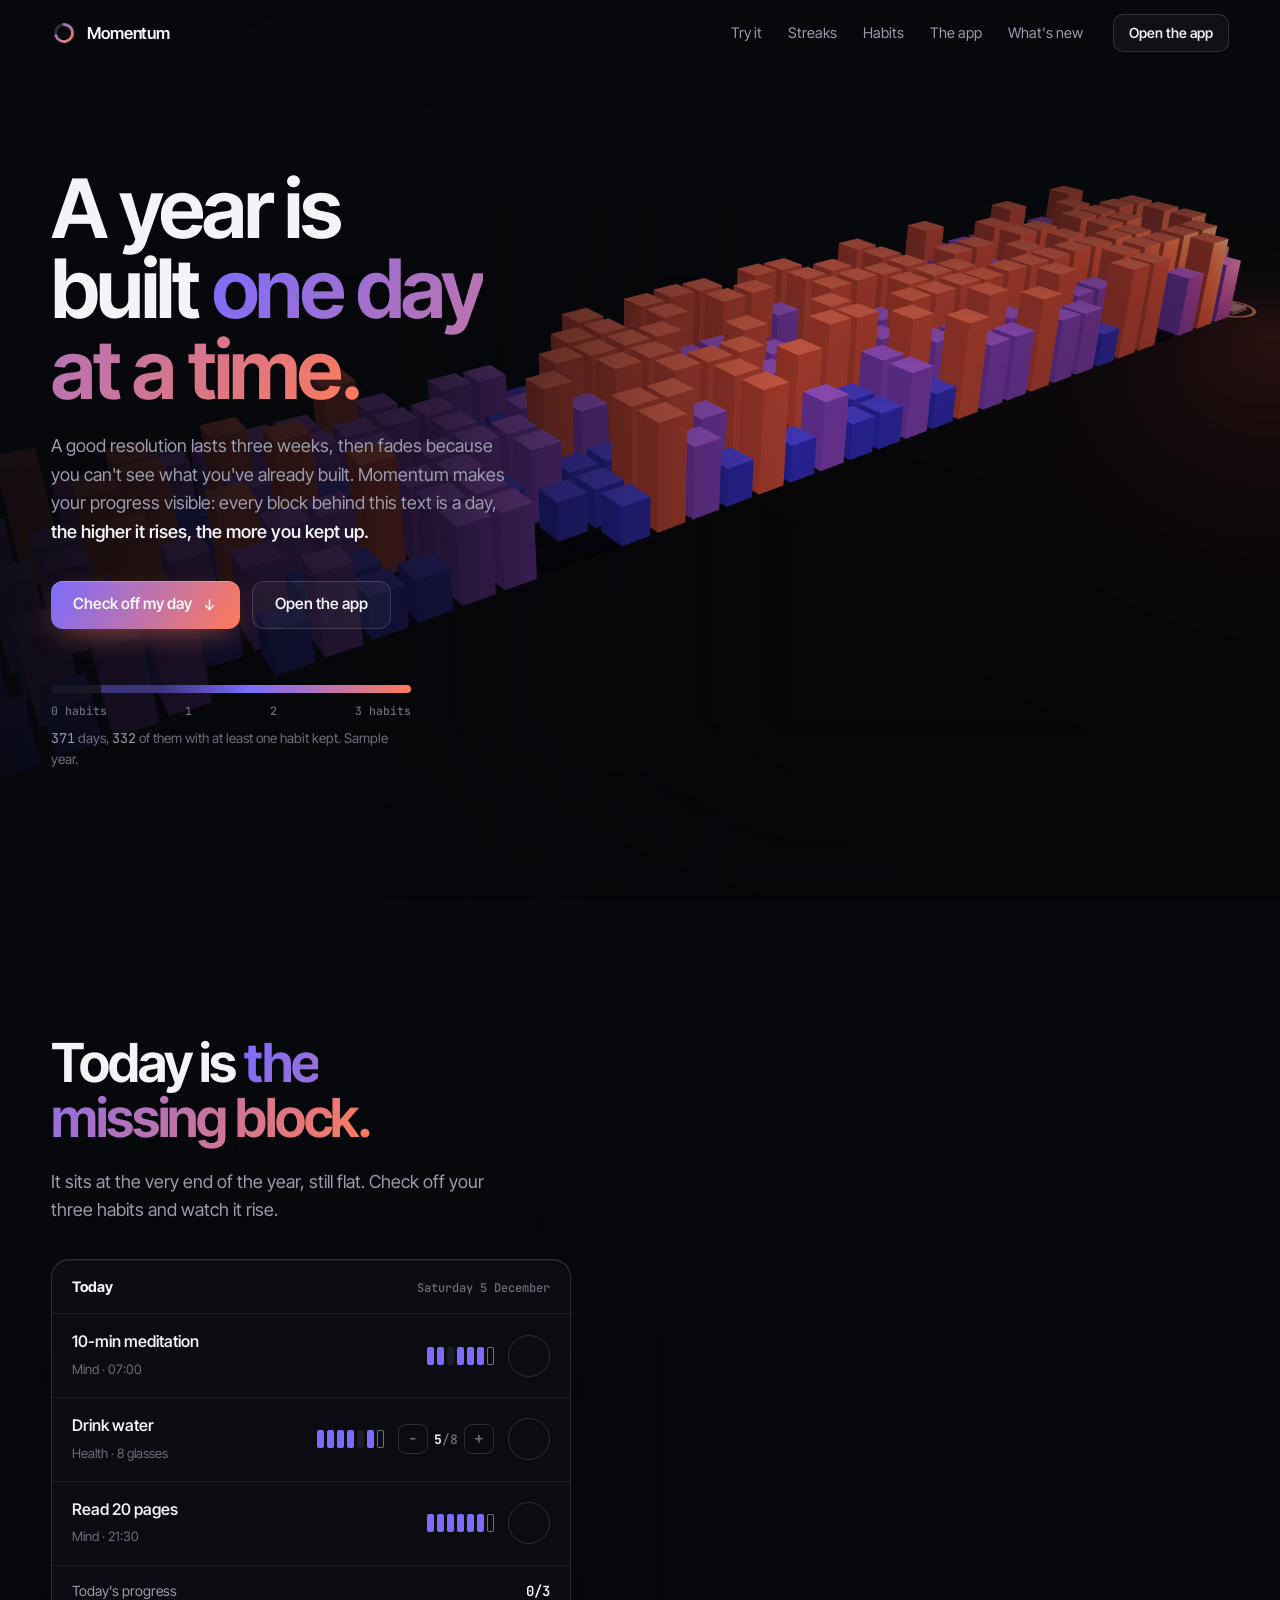
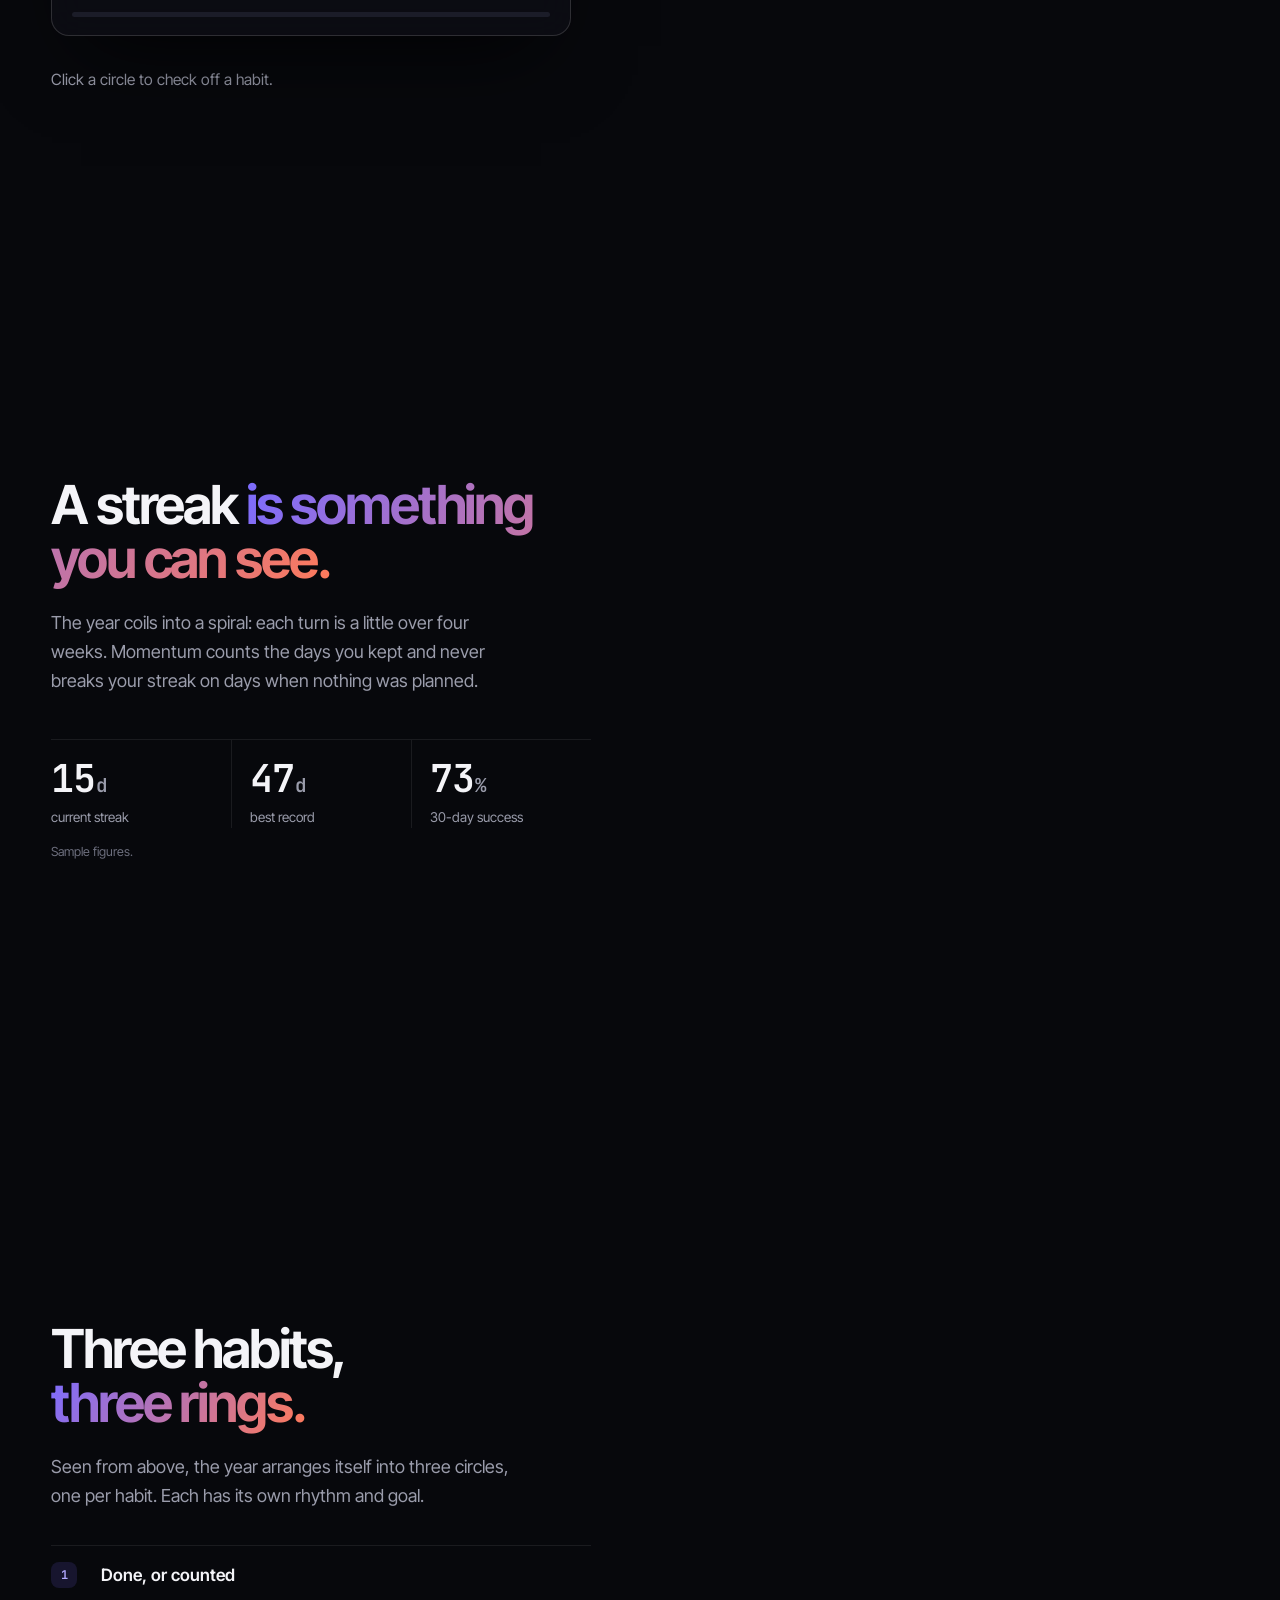
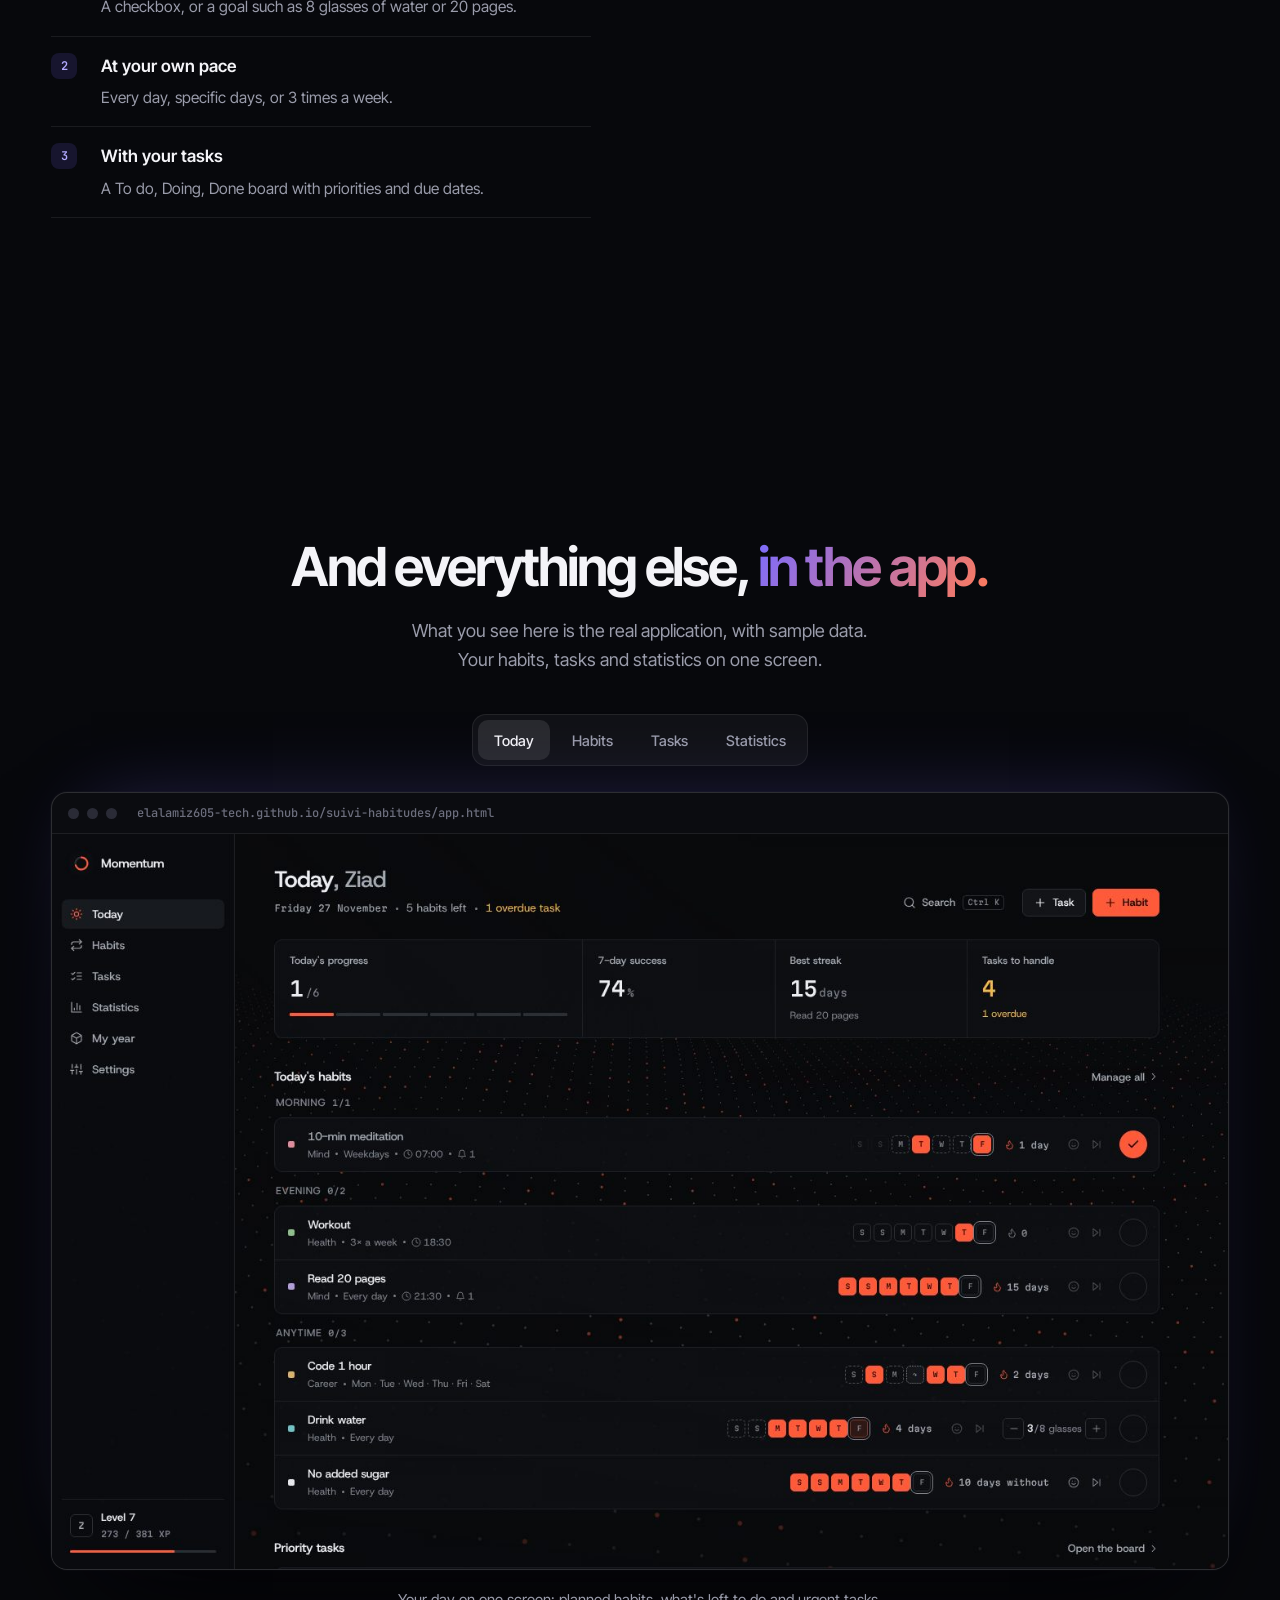
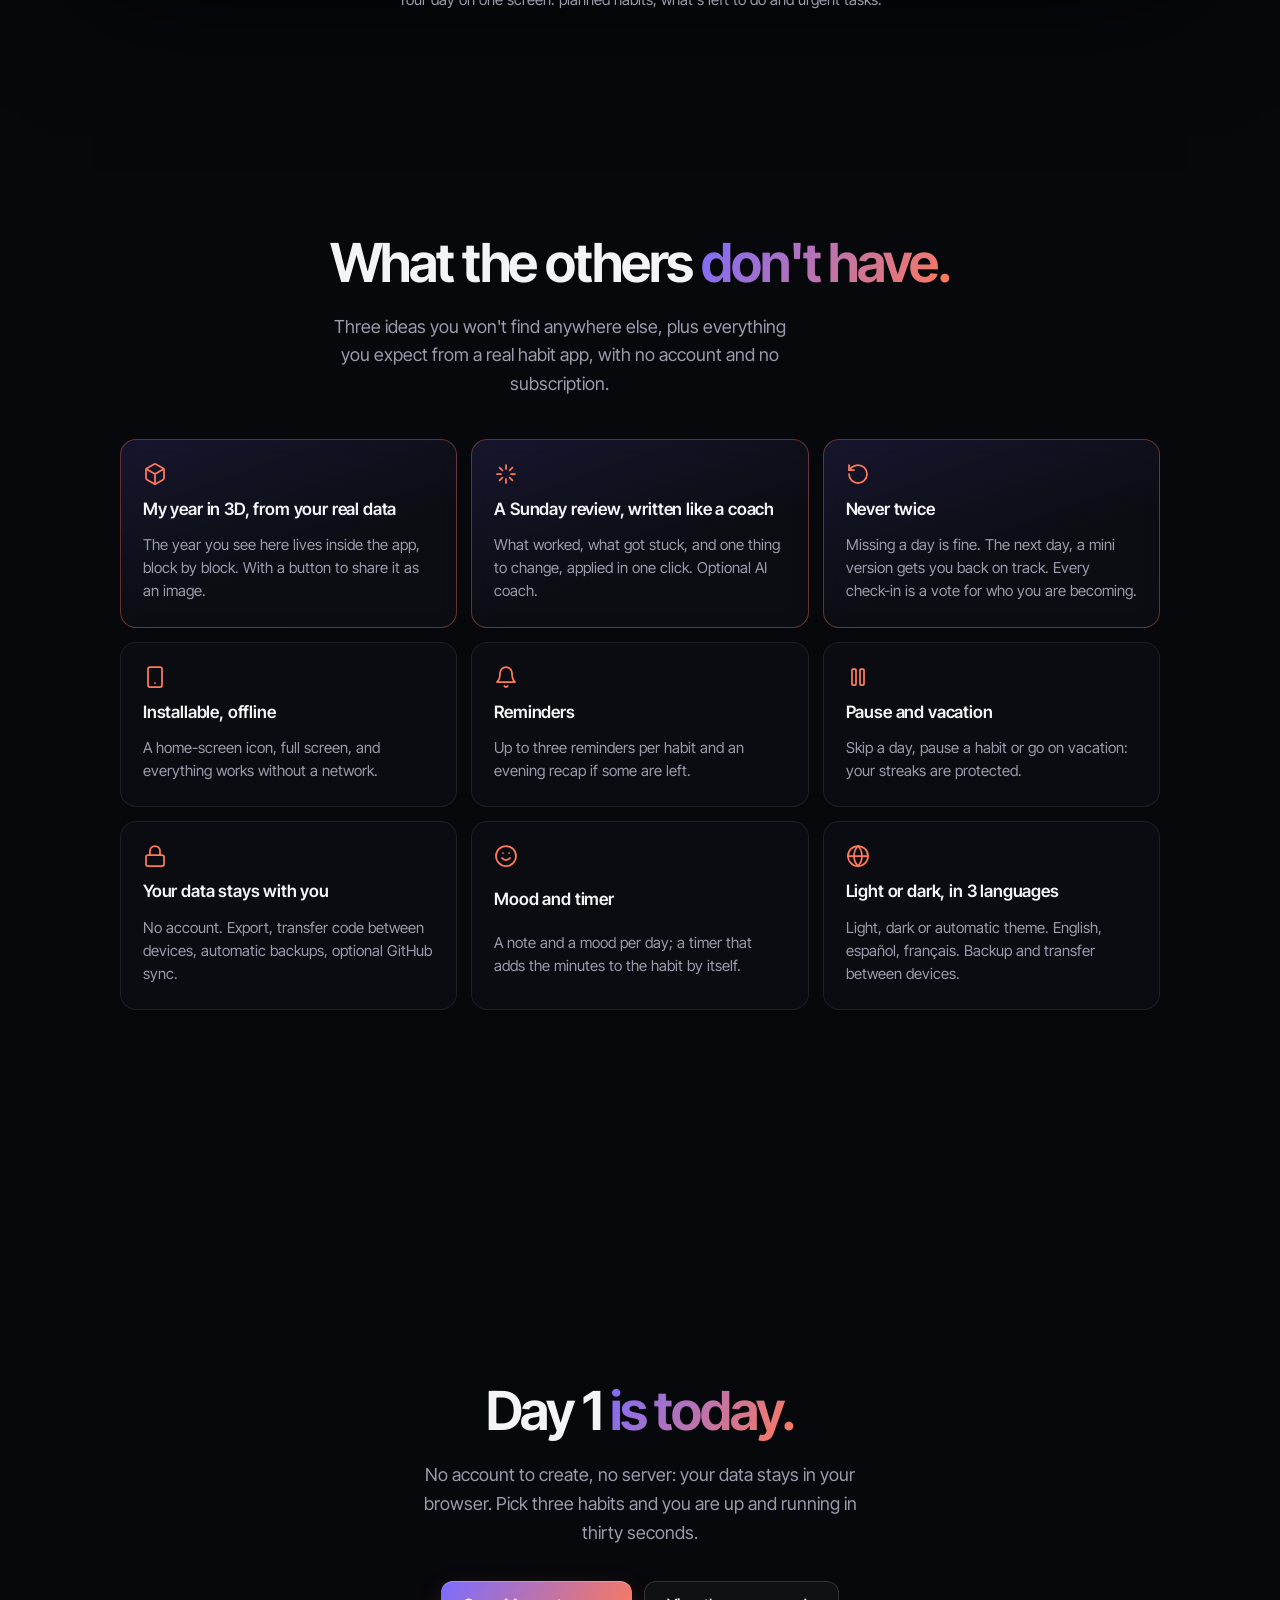
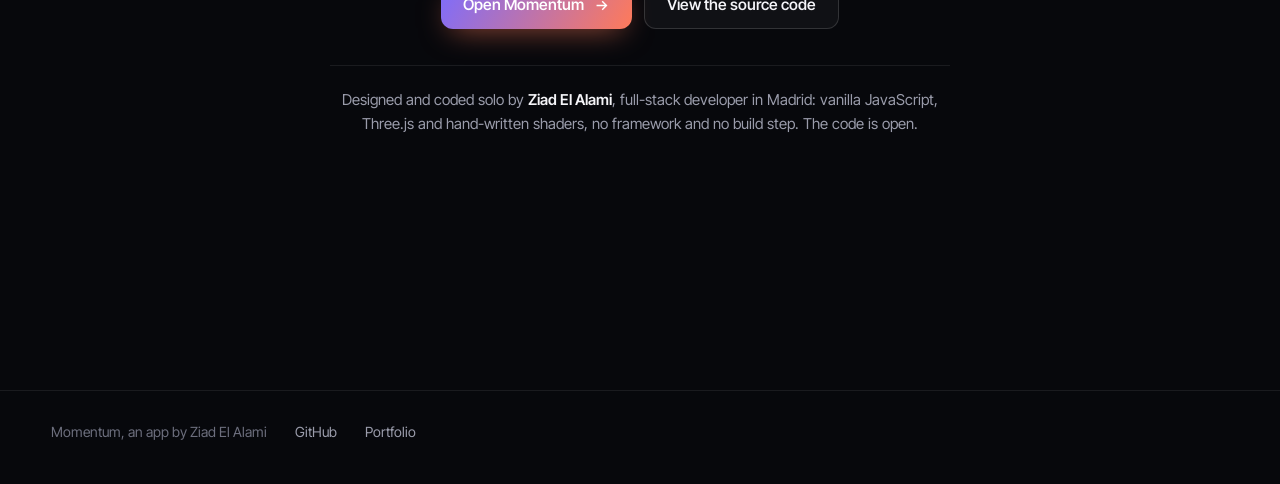
<file: index.html>
<!DOCTYPE html>
<html lang="en">
<head>
<meta charset="utf-8">
<meta name="viewport" content="width=device-width, initial-scale=1">
<meta name="description" content="Momentum tracks your habits and tasks, day after day. No account: your data stays in your browser.">
<meta name="theme-color" content="#07080c">
<meta property="og:title" content="Momentum · A year is built one day at a time">
<meta property="og:description" content="Habits, tasks and statistics in one app. Pick three habits and start today.">
<meta property="og:image" content="https://elalamiz605-tech.github.io/suivi-habitudes/assets/vitrine/today.jpg">
<link rel="icon" href="assets/favicon.svg" type="image/svg+xml">
<link rel="manifest" href="manifest.webmanifest">
<link rel="apple-touch-icon" href="assets/icons/apple-touch-icon.png">
<title>Momentum · A year, one day at a time</title>
<link rel="preconnect" href="https://fonts.googleapis.com"><link rel="preconnect" href="https://fonts.gstatic.com" crossorigin>
<link href="https://fonts.googleapis.com/css2?family=Inter+Tight:wght@400;500;600;700&family=JetBrains+Mono:wght@400;500;600&display=swap" rel="stylesheet">
<style>
/*
VOICE: produit haut de gamme, calme, chaque phrase explique ce qu'on voit.
IDEA: une année d'habitudes en volume : 371 blocs, un par jour, hauteur = habitudes tenues.
PICTURE: la scène 3D plein écran qui se transforme au défilement : calendrier, spirale de série, trois anneaux.
COLOUR and TYPE: nuit d'encre, indigo pour la régularité, corail pour les jours complets ; Inter Tight, JetBrains Mono pour les chiffres.
LAYOUT: texte en colonne à gauche sur un voile, la scène à droite et derrière ; l'appli réelle en fin de parcours.
*/
:root {
  --bg: #07080c; --ink: #f4f4f8; --muted: #9a9cab; --dim: #6c6e7d; --line: rgba(255,255,255,.08); --line-2: rgba(255,255,255,.14);
  --glass: rgba(14,15,22,.72); --indigo: #7b6cff; --coral: #ff7a59; --grad: linear-gradient(120deg, #7b6cff, #ff7a59);
  --font: 'Inter Tight', system-ui, sans-serif; --mono: 'JetBrains Mono', ui-monospace, monospace; --ease: cubic-bezier(.22,1,.36,1);
  color-scheme: dark;
}
* { box-sizing: border-box; min-width: 0; }
html { scroll-behavior: smooth; scroll-padding-top: 72px; }
body { margin: 0; background: var(--bg); color: var(--ink); font: 17px/1.6 var(--font); -webkit-font-smoothing: antialiased; overflow-x: clip; }
::selection { background: rgba(123,108,255,.4); }
:focus-visible { outline: 2px solid var(--coral); outline-offset: 3px; }
a { color: inherit; text-decoration: none; }
button { font: inherit; color: inherit; cursor: pointer; }
.mono { font-family: var(--mono); font-variant-numeric: tabular-nums; }

#scene { position: fixed; inset: 0; width: 100vw; height: 100vh; display: block; z-index: 0; }
.veil { position: fixed; inset: 0; z-index: 0; pointer-events: none; background: linear-gradient(90deg, rgba(7,8,12,.92) 0%, rgba(7,8,12,.7) 34%, rgba(7,8,12,0) 62%), linear-gradient(180deg, rgba(7,8,12,.5), rgba(7,8,12,0) 18%, rgba(7,8,12,0) 80%, rgba(7,8,12,.6)); }
.dim { position: fixed; inset: 0; z-index: 0; pointer-events: none; background: rgba(7,8,12,.86); opacity: 0; transition: opacity .6s var(--ease); }
body.dimmed .dim { opacity: 1; }
main, header, footer { position: relative; z-index: 1; }

/* Navigation */
.nav { position: fixed; top: 0; left: 0; right: 0; z-index: 20; display: flex; align-items: center; gap: 30px; padding: 14px max(4vw, 18px); transition: background .3s, border-color .3s; border-bottom: 1px solid transparent; }
.nav.solid { background: rgba(7,8,12,.72); backdrop-filter: blur(16px) saturate(150%); -webkit-backdrop-filter: blur(16px) saturate(150%); border-bottom-color: var(--line); }
.brand { display: flex; align-items: center; gap: 10px; font-weight: 600; font-size: 16.5px; letter-spacing: -.01em; }
.brand svg { width: 26px; height: 26px; }
.nav nav { display: flex; gap: 26px; margin-left: auto; font-size: 14.5px; color: var(--muted); }
.nav nav a { transition: color .15s; }
.nav nav a:hover, .nav nav a.on { color: var(--ink); }

/* Boutons */
.btn { position: relative; display: inline-flex; align-items: center; justify-content: center; gap: 9px; height: 48px; padding: 0 22px; border-radius: 12px; border: 1px solid var(--line-2); background: rgba(255,255,255,.04); font-weight: 550; font-size: 15.5px; white-space: nowrap; transition: transform .15s, background .2s, border-color .2s, box-shadow .25s; }
.btn:hover { background: rgba(255,255,255,.08); border-color: rgba(255,255,255,.24); }
.btn:active { transform: scale(.98); }
.btn svg { width: 17px; height: 17px; transition: transform .2s var(--ease); }
.btn:hover svg { transform: translateX(3px); }
.btn.primary { border: 0; background: var(--grad); color: #fff; box-shadow: 0 10px 30px -10px rgba(255,122,89,.6), inset 0 1px 0 rgba(255,255,255,.25); }
.btn.primary:hover { box-shadow: 0 14px 40px -10px rgba(255,122,89,.8), inset 0 1px 0 rgba(255,255,255,.3); }
.btn.sm { height: 38px; padding: 0 15px; font-size: 14px; border-radius: 10px; }

/* Sections */
section { min-height: 100vh; display: grid; align-content: center; padding: 120px max(4vw, 18px) 80px; }
.col { max-width: 540px; }
h1, h2 { margin: 0; font-weight: 650; letter-spacing: -.04em; text-wrap: balance; }
h1 { font-size: clamp(46px, 6.4vw, 92px); line-height: .98; }
h2 { font-size: clamp(34px, 4.2vw, 58px); line-height: 1.02; }
h1 em, h2 em { font-style: normal; background: var(--grad); -webkit-background-clip: text; background-clip: text; color: transparent; }
.lead { color: var(--muted); font-size: clamp(17px, 1.4vw, 19.5px); margin: 22px 0 0; max-width: 46ch; }
.lead b { color: var(--ink); font-weight: 550; }
.actions { display: flex; gap: 12px; flex-wrap: wrap; margin-top: 34px; }

.legend { margin-top: 56px; display: grid; gap: 10px; max-width: 360px; }
.legend .scale { height: 8px; border-radius: 4px; background: linear-gradient(90deg, #171824 0 14%, #3b3478 14% 30%, #7b6cff 55%, #ff7a59); }
.legend .ticks { display: flex; justify-content: space-between; font: 500 11.5px var(--mono); color: var(--dim); }
.legend p { margin: 0; color: var(--dim); font-size: 13.5px; }
.legend p .mono { color: var(--muted); }

/* Démo */
.try { margin-top: 34px; width: min(520px, 100%); background: var(--glass); border: 1px solid var(--line-2); border-radius: 18px; backdrop-filter: blur(18px); -webkit-backdrop-filter: blur(18px); box-shadow: 0 40px 80px -30px rgba(0,0,0,.8), inset 0 1px 0 rgba(255,255,255,.06); overflow: hidden; }
.try-head { display: flex; justify-content: space-between; align-items: baseline; padding: 15px 20px; border-bottom: 1px solid var(--line); font-size: 14.5px; }
.try-head span { font: 500 12px var(--mono); color: var(--dim); }
.habit { display: flex; align-items: center; gap: 14px; padding: 15px 20px; border-bottom: 1px solid var(--line); }
.habit .t { flex: 1; }
.habit .t b { display: block; font-weight: 550; font-size: 16px; transition: color .3s; }
.habit .t small { color: var(--dim); font-size: 13px; }
.habit.done .t b { color: var(--muted); }
.ring { display: grid; grid-template-columns: repeat(7, 7px); gap: 3px; }
.ring i { height: 18px; border-radius: 2px; background: #1b1c28; }
.ring i.on { background: var(--indigo); }
.ring i.today { background: transparent; box-shadow: inset 0 0 0 1px var(--dim); }
.habit.done .ring i.today { background: var(--coral); box-shadow: none; }
.counter { display: flex; align-items: center; gap: 6px; font: 500 13px var(--mono); color: var(--dim); }
.counter b { color: var(--ink); }
.counter button { width: 30px; height: 30px; border-radius: 8px; border: 1px solid var(--line-2); background: transparent; padding: 0; line-height: 1; font-size: 16px; }
.counter button:hover { border-color: rgba(255,255,255,.3); }
.check { position: relative; width: 42px; height: 42px; flex: none; border-radius: 50%; border: 1.5px solid var(--line-2); background: transparent; padding: 0; display: grid; place-items: center; transition: background .25s, border-color .25s, box-shadow .3s; }
.check:hover { border-color: var(--coral); }
.check svg.ok { width: 18px; height: 18px; fill: none; stroke: #fff; stroke-width: 2.6; stroke-linecap: round; stroke-linejoin: round; opacity: 0; transition: opacity .2s; }
.check.on { border-color: transparent; background: var(--grad); box-shadow: 0 0 24px rgba(255,122,89,.5); }
.check.on svg.ok { opacity: 1; }
.check svg.seal { position: absolute; inset: -7px; width: calc(100% + 14px); height: calc(100% + 14px); transform: rotate(-90deg); fill: none; stroke: var(--coral); stroke-width: 1.5; stroke-dasharray: 113.1; stroke-dashoffset: 113.1; opacity: 0; pointer-events: none; }
.check.stamp { animation: pop .35s var(--ease); }
.check.stamp svg.seal { animation: seal .7s var(--ease) forwards; }
@keyframes pop { from { transform: scale(.84); } }
@keyframes seal { 0% { opacity: 1; stroke-dashoffset: 113.1; } 60% { opacity: 1; stroke-dashoffset: 0; } 100% { opacity: 0; stroke-dashoffset: 0; } }
.try-foot { padding: 14px 20px 18px; display: grid; gap: 10px; }
.try-foot p { margin: 0; display: flex; justify-content: space-between; font-size: 14px; color: var(--muted); }
.try-foot p .mono { color: var(--ink); font-weight: 600; }
.bar { height: 5px; border-radius: 5px; background: #1b1c28; overflow: hidden; }
.bar i { display: block; height: 100%; width: 0; background: var(--grad); border-radius: inherit; transition: width .7s var(--ease); }
.after { margin-top: 20px; min-height: 48px; display: flex; flex-wrap: wrap; gap: 14px; align-items: center; color: var(--muted); font-size: 15.5px; }
.after.complete { color: var(--ink); }
.after .btn { animation: pop .4s var(--ease); }

/* Chiffres */
.stats { display: grid; grid-template-columns: repeat(3, minmax(0, 1fr)); margin-top: 44px; border-top: 1px solid var(--line); }
.stats div { padding: 20px 18px 0 0; }
.stats div + div { padding-left: 18px; border-left: 1px solid var(--line); }
.stats b { display: block; font: 600 clamp(30px, 3vw, 42px)/1 var(--mono); letter-spacing: -.04em; }
.stats b span { font-size: .5em; color: var(--muted); margin-left: 2px; }
.stats small { display: block; margin-top: 8px; color: var(--muted); font-size: 13.5px; }
.note { margin: 14px 0 0; color: var(--dim); font-size: 12.5px; }
.features { list-style: none; margin: 40px auto 0; padding: 0; max-width: 1040px; display: grid; grid-template-columns: repeat(3, minmax(0, 1fr)); gap: 14px; }
.features li { display: grid; gap: 10px; padding: 22px 22px 24px; border-radius: 16px; background: var(--glass); border: 1px solid var(--line); backdrop-filter: blur(10px); -webkit-backdrop-filter: blur(10px); }
.features svg { width: 24px; height: 24px; color: var(--coral); }
.features li.hi { border-color: rgba(255,122,89,.35); background: linear-gradient(160deg, rgba(123,108,255,.14), rgba(14,15,22,.72) 60%); }
.features b { font-weight: 600; font-size: 17px; letter-spacing: -.01em; }
.features span { color: var(--muted); font-size: 15px; line-height: 1.55; }
#nouveautes .head { max-width: 760px; margin: 0 auto; text-align: center; }
.maker { margin: 36px 0 0; max-width: 620px; color: var(--muted); font-size: 15px; line-height: 1.6; border-top: 1px solid var(--line); padding-top: 22px; }
.maker b { color: var(--ink); font-weight: 600; }
.points { list-style: none; margin: 34px 0 0; padding: 0; display: grid; gap: 0; border-top: 1px solid var(--line); }
.points li { display: grid; grid-template-columns: 36px 1fr; gap: 6px 14px; padding: 16px 0; border-bottom: 1px solid var(--line); }
.points .n { grid-row: span 2; width: 26px; height: 26px; border-radius: 8px; display: grid; place-items: center; font: 600 12px var(--mono); background: rgba(123,108,255,.14); color: #b3aaff; }
.points b { font-weight: 600; }
.points span { color: var(--muted); font-size: 15.5px; }

/* L'appli */
#appli { align-content: start; padding-top: 140px; }
#appli .head { max-width: 760px; margin: 0 auto; text-align: center; }
#appli .lead { margin-inline: auto; }
.tabs { display: flex; justify-content: center; gap: 6px; flex-wrap: wrap; margin: 40px auto 0; padding: 5px; border-radius: 14px; background: rgba(255,255,255,.04); border: 1px solid var(--line); width: fit-content; }
.tabs button { height: 40px; padding: 0 16px; border-radius: 10px; border: 0; background: transparent; color: var(--muted); font-size: 14.5px; font-weight: 500; transition: background .2s, color .2s; }
.tabs button:hover { color: var(--ink); }
.tabs button[aria-selected="true"] { background: rgba(255,255,255,.1); color: var(--ink); }
.window { margin: 26px auto 0; width: min(1180px, 100%); border-radius: 16px; overflow: hidden; border: 1px solid var(--line-2); background: #0b0c10; box-shadow: 0 60px 120px -40px rgba(0,0,0,.9), 0 0 0 1px rgba(255,255,255,.02), 0 -20px 80px -40px rgba(123,108,255,.35); }
.window-bar { display: flex; align-items: center; gap: 8px; padding: 12px 16px; border-bottom: 1px solid var(--line); }
.window-bar i { width: 11px; height: 11px; border-radius: 50%; background: #2a2b36; }
.window-bar span { margin-left: 12px; font: 500 12px var(--mono); color: var(--dim); }
.shots { position: relative; aspect-ratio: 1440 / 900; }
.shots img { position: absolute; inset: 0; width: 100%; height: 100%; object-fit: cover; object-position: top left; opacity: 0; transform: scale(1.01); transition: opacity .5s var(--ease), transform .7s var(--ease); }
.shots img.on { opacity: 1; transform: none; }
.caption { text-align: center; color: var(--muted); font-size: 15px; margin: 18px auto 0; max-width: 60ch; min-height: 3.2em; }

/* Fin */
#fin { text-align: center; justify-items: center; }
#fin .lead { margin-inline: auto; }
#fin .actions { justify-content: center; }
.foot { display: flex; flex-wrap: wrap; gap: 10px 28px; padding: 30px max(4vw, 18px) 40px; border-top: 1px solid var(--line); color: var(--dim); font-size: 14px; background: var(--bg); }
.foot a { color: var(--muted); }
.foot a:hover { color: var(--ink); }

/* Apparition */
.rise { opacity: 0; transform: translateY(24px); transition: opacity .9s var(--ease), transform .9s var(--ease); }
.rise.in { opacity: 1; transform: none; }
.rise.d1 { transition-delay: .08s; } .rise.d2 { transition-delay: .16s; } .rise.d3 { transition-delay: .24s; }

@media (max-width: 900px) {
  .veil { background: linear-gradient(180deg, rgba(7,8,12,.35), rgba(7,8,12,.72) 40%, rgba(7,8,12,.86)); }
  .nav nav { display: none; }
  .nav .btn { margin-left: auto; }
  section { padding: 110px 18px 70px; min-height: 92vh; }
  .stats div { padding-right: 10px; } .stats div + div { padding-left: 12px; }
  .features { grid-template-columns: 1fr; gap: 10px; }
  .features li { padding: 18px; }
}
@media (max-width: 520px) { .ring { display: none; } .habit { padding: 14px 16px; } .tabs button { padding: 0 11px; font-size: 13.5px; } }
@media (prefers-reduced-motion: reduce) { *, *::before, *::after { animation: none !important; transition-duration: .01ms !important; } .rise { opacity: 1; transform: none; } html { scroll-behavior: auto; } }
</style>
</head>
<body>
<canvas id="scene" aria-hidden="true"></canvas>
<div class="veil" aria-hidden="true"></div>
<div class="dim" aria-hidden="true"></div>

<header class="nav" id="nav">
  <a class="brand" href="#hero"><svg viewBox="0 0 32 32" aria-hidden="true"><defs><linearGradient id="lg" x1="0" y1="0" x2="1" y2="1"><stop offset="0" stop-color="#7b6cff"/><stop offset="1" stop-color="#ff7a59"/></linearGradient></defs><circle cx="16" cy="16" r="10.5" fill="none" stroke="rgba(255,255,255,.16)" stroke-width="3.5"/><path d="M16 5.5a10.5 10.5 0 1 1-10 13.7" fill="none" stroke="url(#lg)" stroke-width="3.5" stroke-linecap="round"/></svg>Momentum</a>
  <nav aria-label="Sections"><a href="#aujourdhui">Try it</a><a href="#serie">Streaks</a><a href="#anneaux">Habits</a><a href="#appli">The app</a><a href="#nouveautes">What's new</a></nav>
  <a class="btn sm" href="app.html">Open the app</a>
</header>

<main>
  <section id="hero" data-stage="0" data-focus="0">
    <div class="col">
      <h1 class="rise in">A year is built <em>one day at a time.</em></h1>
      <p class="lead rise in d1">A good resolution lasts three weeks, then fades because you can't see what you've already built. Momentum makes your progress visible: every block behind this text is a day, <b>the higher it rises, the more you kept up.</b></p>
      <div class="actions rise in d2">
        <a class="btn primary" href="#aujourdhui">Check off my day <svg viewBox="0 0 24 24" fill="none" stroke="currentColor" stroke-width="2" aria-hidden="true"><path d="M12 5v14M6 13l6 6 6-6"/></svg></a>
        <a class="btn" href="app.html">Open the app</a>
      </div>
      <div class="legend rise in d3">
        <div class="scale" aria-hidden="true"></div>
        <div class="ticks"><span>0 habits</span><span>1</span><span>2</span><span>3 habits</span></div>
        <p><span class="mono" id="days">371</span> days, <span class="mono" id="kept">0</span> of them with at least one habit kept. Sample year.</p>
      </div>
    </div>
  </section>

  <section id="aujourdhui" data-stage="0" data-focus="1">
    <div class="col">
      <h2 class="rise">Today is <em>the missing block.</em></h2>
      <p class="lead rise d1">It sits at the very end of the year, still flat. Check off your three habits and watch it rise.</p>
      <div class="try rise d2" aria-label="Interactive demo">
        <div class="try-head"><b>Today</b><span id="date"></span></div>
        <div id="list"></div>
        <div class="try-foot"><p><span>Today's progress</span><span class="mono" id="score">0/3</span></p><div class="bar"><i id="fill"></i></div></div>
      </div>
      <div class="after" id="after"><span id="msg">Click a circle to check off a habit.</span></div>
    </div>
  </section>

  <section id="serie" data-stage="1" data-focus="0">
    <div class="col">
      <h2 class="rise">A streak <em>is something you can see.</em></h2>
      <p class="lead rise d1">The year coils into a spiral: each turn is a little over four weeks. Momentum counts the days you kept and never breaks your streak on days when nothing was planned.</p>
      <div class="stats rise d2">
        <div><b>15<span>d</span></b><small>current streak</small></div>
        <div><b>47<span>d</span></b><small>best record</small></div>
        <div><b>73<span>%</span></b><small>30-day success</small></div>
      </div>
      <p class="note rise d2">Sample figures.</p>
    </div>
  </section>

  <section id="anneaux" data-stage="2" data-focus="0">
    <div class="col">
      <h2 class="rise">Three habits, <em>three rings.</em></h2>
      <p class="lead rise d1">Seen from above, the year arranges itself into three circles, one per habit. Each has its own rhythm and goal.</p>
      <ol class="points rise d2">
        <li><span class="n">1</span><b>Done, or counted</b><span>A checkbox, or a goal such as 8 glasses of water or 20 pages.</span></li>
        <li><span class="n">2</span><b>At your own pace</b><span>Every day, specific days, or 3 times a week.</span></li>
        <li><span class="n">3</span><b>With your tasks</b><span>A To do, Doing, Done board with priorities and due dates.</span></li>
      </ol>
    </div>
  </section>

  <section id="appli" data-stage="2" data-focus="0" data-dim="1">
    <div class="head">
      <h2 class="rise">And everything else, <em>in the app.</em></h2>
      <p class="lead rise d1">What you see here is the real application, with sample data. Your habits, tasks and statistics on one screen.</p>
    </div>
    <div class="tabs rise d2" role="tablist" aria-label="App screens">
      <button role="tab" aria-selected="true" data-i="0">Today</button>
      <button role="tab" aria-selected="false" data-i="1">Habits</button>
      <button role="tab" aria-selected="false" data-i="2">Tasks</button>
      <button role="tab" aria-selected="false" data-i="3">Statistics</button>
    </div>
    <div class="window rise d2">
      <div class="window-bar"><i></i><i></i><i></i><span>elalamiz605-tech.github.io/suivi-habitudes/app.html</span></div>
      <div class="shots" id="shots">
        <img class="on" src="assets/vitrine/today.jpg" alt="Momentum's Today screen: daily progress, habits and priority tasks" width="1440" height="900">
        <img src="assets/vitrine/habits.jpg" alt="Habits screen: 14-day history, streaks and success rate per habit" width="1440" height="900" loading="lazy">
        <img src="assets/vitrine/tasks.jpg" alt="Tasks screen: To do, Doing, Done board" width="1440" height="900" loading="lazy">
        <img src="assets/vitrine/stats.jpg" alt="Statistics screen: weekly insights, 30-day success and consistency map" width="1440" height="900" loading="lazy">
      </div>
    </div>
    <p class="caption" id="caption">Your day on one screen: planned habits, what's left to do and urgent tasks.</p>
  </section>

  <section id="nouveautes" data-stage="2" data-focus="0" data-dim="1">
    <div class="head">
      <h2 class="rise">What the others <em>don't have.</em></h2>
      <p class="lead rise d1">Three ideas you won't find anywhere else, plus everything you expect from a real habit app, with no account and no subscription.</p>
    </div>
    <ul class="features rise d2">
      <li class="hi"><svg viewBox="0 0 24 24" fill="none" stroke="currentColor" stroke-width="1.75" stroke-linecap="round" stroke-linejoin="round" aria-hidden="true"><path d="M21 16V8a2 2 0 0 0-1-1.73l-7-4a2 2 0 0 0-2 0l-7 4A2 2 0 0 0 3 8v8a2 2 0 0 0 1 1.73l7 4a2 2 0 0 0 2 0l7-4A2 2 0 0 0 21 16z"/><path d="M3.3 7 12 12l8.7-5M12 22V12"/></svg><b>My year in 3D, from your real data</b><span>The year you see here lives inside the app, block by block. With a button to share it as an image.</span></li>
      <li class="hi"><svg viewBox="0 0 24 24" fill="none" stroke="currentColor" stroke-width="1.75" stroke-linecap="round" stroke-linejoin="round" aria-hidden="true"><path d="M12 3v4M12 17v4M3 12h4M17 12h4M5.6 5.6l2.8 2.8M15.6 15.6l2.8 2.8M5.6 18.4l2.8-2.8M15.6 8.4l2.8-2.8"/></svg><b>A Sunday review, written like a coach</b><span>What worked, what got stuck, and one thing to change, applied in one click. Optional AI coach.</span></li>
      <li class="hi"><svg viewBox="0 0 24 24" fill="none" stroke="currentColor" stroke-width="1.75" stroke-linecap="round" stroke-linejoin="round" aria-hidden="true"><path d="M3 12a9 9 0 1 0 9-9 9.75 9.75 0 0 0-6.74 2.74L3 8"/><path d="M3 3v5h5"/></svg><b>Never twice</b><span>Missing a day is fine. The next day, a mini version gets you back on track. Every check-in is a vote for who you are becoming.</span></li>
      <li><svg viewBox="0 0 24 24" fill="none" stroke="currentColor" stroke-width="1.75" stroke-linecap="round" stroke-linejoin="round" aria-hidden="true"><rect x="5" y="2" width="14" height="20" rx="2"/><path d="M12 18h.01"/></svg><b>Installable, offline</b><span>A home-screen icon, full screen, and everything works without a network.</span></li>
      <li><svg viewBox="0 0 24 24" fill="none" stroke="currentColor" stroke-width="1.75" stroke-linecap="round" stroke-linejoin="round" aria-hidden="true"><path d="M6 8a6 6 0 0 1 12 0c0 7 3 9 3 9H3s3-2 3-9"/><path d="M10.3 21a1.94 1.94 0 0 0 3.4 0"/></svg><b>Reminders</b><span>Up to three reminders per habit and an evening recap if some are left.</span></li>
      <li><svg viewBox="0 0 24 24" fill="none" stroke="currentColor" stroke-width="1.75" stroke-linecap="round" stroke-linejoin="round" aria-hidden="true"><rect x="6" y="4" width="4" height="16" rx="1"/><rect x="14" y="4" width="4" height="16" rx="1"/></svg><b>Pause and vacation</b><span>Skip a day, pause a habit or go on vacation: your streaks are protected.</span></li>
      <li><svg viewBox="0 0 24 24" fill="none" stroke="currentColor" stroke-width="1.75" stroke-linecap="round" stroke-linejoin="round" aria-hidden="true"><rect x="3" y="11" width="18" height="11" rx="2"/><path d="M7 11V7a5 5 0 0 1 10 0v4"/></svg><b>Your data stays with you</b><span>No account. Export, transfer code between devices, automatic backups, optional GitHub sync.</span></li>
      <li><svg viewBox="0 0 24 24" fill="none" stroke="currentColor" stroke-width="1.75" stroke-linecap="round" stroke-linejoin="round" aria-hidden="true"><circle cx="12" cy="12" r="10"/><path d="M8 14s1.5 2 4 2 4-2 4-2M9 9h.01M15 9h.01"/></svg><b>Mood and timer</b><span>A note and a mood per day; a timer that adds the minutes to the habit by itself.</span></li>
      <li><svg viewBox="0 0 24 24" fill="none" stroke="currentColor" stroke-width="1.75" stroke-linecap="round" stroke-linejoin="round" aria-hidden="true"><circle cx="12" cy="12" r="10"/><path d="M12 2a14.5 14.5 0 0 0 0 20 14.5 14.5 0 0 0 0-20M2 12h20"/></svg><b>Light or dark, in 3 languages</b><span>Light, dark or automatic theme. English, español, français. Backup and transfer between devices.</span></li>
    </ul>
  </section>

  <section id="fin" data-stage="0" data-focus="0">
    <h2 class="rise">Day 1 <em>is today.</em></h2>
    <p class="lead rise d1">No account to create, no server: your data stays in your browser. Pick three habits and you are up and running in thirty seconds.</p>
    <div class="actions rise d2">
      <a class="btn primary" href="app.html">Open Momentum <svg viewBox="0 0 24 24" fill="none" stroke="currentColor" stroke-width="2" aria-hidden="true"><path d="M5 12h14M13 6l6 6-6 6"/></svg></a>
      <a class="btn" href="https://github.com/elalamiz605-tech/suivi-habitudes">View the source code</a>
    </div>
    <p class="maker rise d3">Designed and coded solo by <b>Ziad El Alami</b>, full-stack developer in Madrid: vanilla JavaScript, Three.js and hand-written shaders, no framework and no build step. The code is open.</p>
  </section>
</main>

<footer class="foot"><span>Momentum, an app by Ziad El Alami</span><a href="https://github.com/elalamiz605-tech/suivi-habitudes">GitHub</a><a href="https://elalamiz605-tech.github.io">Portfolio</a></footer>

<script>
  // Venir de la vitrine : l'appli ne renverra pas ici.
  try { sessionStorage.setItem('momentum:intro', '1'); } catch (e) {}
</script>
<script type="module">
{
  const APP = 'app.html';
  const $ = (id) => document.getElementById(id);
  const motion = !matchMedia('(prefers-reduced-motion: reduce)').matches;
  let year = null;

  /* ---------- Scène 3D ---------- */
  import('./js/year.js').then(({ createYear }) => {
    year = createYear($('scene'), { motion });
    $('days').textContent = year.days;
    $('kept').textContent = year.kept;
    onScroll();
  }).catch((e) => console.warn('3D scene unavailable', e));

  /* ---------- Défilement : forme de la scène, navigation, apparitions ---------- */
  const sections = [...document.querySelectorAll('main section')];
  const smooth = (a, b, x) => { const t = Math.min(1, Math.max(0, (x - a) / (b - a))); return t * t * (3 - 2 * t); };
  function onScroll() {
    $('nav').classList.toggle('solid', scrollY > 20);
    const mid = scrollY + innerHeight * 0.55;
    let k = sections.findIndex((s) => s.offsetTop + s.offsetHeight > mid);
    if (k < 0) k = sections.length - 1;
    const s = sections[k], n = sections[Math.min(k + 1, sections.length - 1)];
    const f = smooth(0.6, 1, (mid - s.offsetTop) / s.offsetHeight);
    const num = (el, key) => Number(el.dataset[key] || 0);
    const stage = num(s, 'stage') + (num(n, 'stage') - num(s, 'stage')) * f;
    const focus = num(s, 'focus') + (num(n, 'focus') - num(s, 'focus')) * f;
    year?.setStage(stage);
    year?.setFocus(focus);
    document.body.classList.toggle('dimmed', s.dataset.dim === '1' && f < 0.6);
    document.querySelectorAll('.nav nav a').forEach((a) => a.classList.toggle('on', a.getAttribute('href') === `#${s.id}`));
  }
  addEventListener('scroll', onScroll, { passive: true });
  addEventListener('resize', onScroll);
  const io = new IntersectionObserver((es) => es.forEach((e) => e.isIntersecting && e.target.classList.add('in')), { threshold: 0.2 });
  document.querySelectorAll('.rise:not(.in)').forEach((el) => io.observe(el));

  /* ---------- Démo : valider sa journée ---------- */
  const OK = '<svg class="ok" viewBox="0 0 24 24" aria-hidden="true"><path d="M20 6 9 17l-5-5"/></svg>';
  const SEAL = '<svg class="seal" viewBox="0 0 40 40" aria-hidden="true"><circle cx="20" cy="20" r="18"/></svg>';
  const HABITS = [
    { id: 'med', name: '10-min meditation', meta: 'Mind · 07:00', days: [1, 1, 0, 1, 1, 1] },
    { id: 'eau', name: 'Drink water', meta: 'Health · 8 glasses', days: [1, 1, 1, 1, 0, 1], target: 8, v: 5 },
    { id: 'lec', name: 'Read 20 pages', meta: 'Mind · 21:30', days: [1, 1, 1, 1, 1, 1] },
  ];
  const done = new Set();
  let stamp = '';
  $('date').textContent = new Date().toLocaleDateString('en-GB', { weekday: 'long', day: 'numeric', month: 'long' });

  const row = (h) => {
    const on = done.has(h.id);
    const ring = h.days.map((d) => `<i class="${d ? 'on' : ''}"></i>`).join('') + '<i class="today"></i>';
    const counter = h.target ? `<div class="counter"><button data-dec="${h.id}" aria-label="Remove a glass">−</button><span><b>${h.v}</b>/${h.target}</span><button data-inc="${h.id}" aria-label="Add a glass">+</button></div>` : '';
    return `<div class="habit ${on ? 'done' : ''}"><div class="t"><b>${h.name}</b><small>${h.meta}</small></div><div class="ring" aria-hidden="true">${ring}</div>${counter}<button class="check ${on ? 'on' : ''} ${stamp === h.id ? 'stamp' : ''}" data-check="${h.id}" aria-pressed="${on}" aria-label="Check off ${h.name}">${SEAL}${OK}</button></div>`;
  };
  function render() {
    $('list').innerHTML = HABITS.map(row).join('');
    stamp = '';
    const n = done.size;
    $('score').textContent = `${n}/3`;
    $('fill').style.width = `${(n / 3) * 100}%`;
    $('msg').textContent = n === 0 ? 'Click a circle to check off a habit.' : n < 3 ? `The block is rising. ${3 - n} habit${3 - n > 1 ? 's' : ''} to go.` : "Day complete: today's block is at the top.";
    const after = $('after');
    after.classList.toggle('complete', n === 3);
    if (n === 3 && !after.querySelector('a')) after.insertAdjacentHTML('beforeend', `<a class="btn primary" href="${APP}">Continue in the app <svg viewBox="0 0 24 24" fill="none" stroke="currentColor" stroke-width="2" aria-hidden="true"><path d="M5 12h14M13 6l6 6-6 6"/></svg></a>`);
    if (n < 3) after.querySelector('a')?.remove();
    year?.setToday(n / 3);
  }
  document.addEventListener('click', (e) => {
    const c = e.target.closest('[data-check]'), inc = e.target.closest('[data-inc]'), dec = e.target.closest('[data-dec]');
    if (!c && !inc && !dec) return;
    const prev = done.size;
    if (c) {
      const h = HABITS.find((x) => x.id === c.dataset.check);
      if (done.has(h.id)) { done.delete(h.id); if (h.target) h.v = Math.min(h.v, h.target - 1); }
      else { done.add(h.id); stamp = h.id; if (h.target) h.v = h.target; }
    } else {
      const h = HABITS.find((x) => x.id === (inc || dec).dataset[inc ? 'inc' : 'dec']);
      h.v = Math.max(0, Math.min(h.target, h.v + (inc ? 1 : -1)));
      if (h.v >= h.target) { if (!done.has(h.id)) stamp = h.id; done.add(h.id); } else done.delete(h.id);
    }
    render();
    if (prev < 3 && done.size === 3) year?.celebrate();
  });
  render();

  /* ---------- L'appli : onglets ---------- */
  const CAPS = [
    "Your day on one screen: planned habits, what's left to do and urgent tasks.",
    'Each habit with its last 14 days, editable in one click, its streak and its success rate.',
    'A To do, Doing, Done board with drag and drop, priorities, due dates and subtasks.',
    'Day-by-day success over 30 days, 20-week consistency, ranking, levels and badges.',
  ];
  const tabs = [...document.querySelectorAll('[role=tab]')], imgs = [...$('shots').children];
  const show = (i) => {
    tabs.forEach((t, k) => t.setAttribute('aria-selected', String(k === i)));
    imgs.forEach((im, k) => im.classList.toggle('on', k === i));
    $('caption').textContent = CAPS[i];
  };
  tabs.forEach((t) => t.addEventListener('click', () => show(Number(t.dataset.i))));
  document.querySelector('[role=tablist]').addEventListener('keydown', (e) => {
    const i = tabs.findIndex((t) => t.getAttribute('aria-selected') === 'true');
    const j = e.key === 'ArrowRight' ? (i + 1) % 4 : e.key === 'ArrowLeft' ? (i + 3) % 4 : -1;
    if (j >= 0) { show(j); tabs[j].focus(); }
  });
}
</script>
<script>if ("serviceWorker" in navigator && location.protocol !== "file:") navigator.serviceWorker.register("./sw.js").catch(function () {});</script>
</body>
</html>
</file>
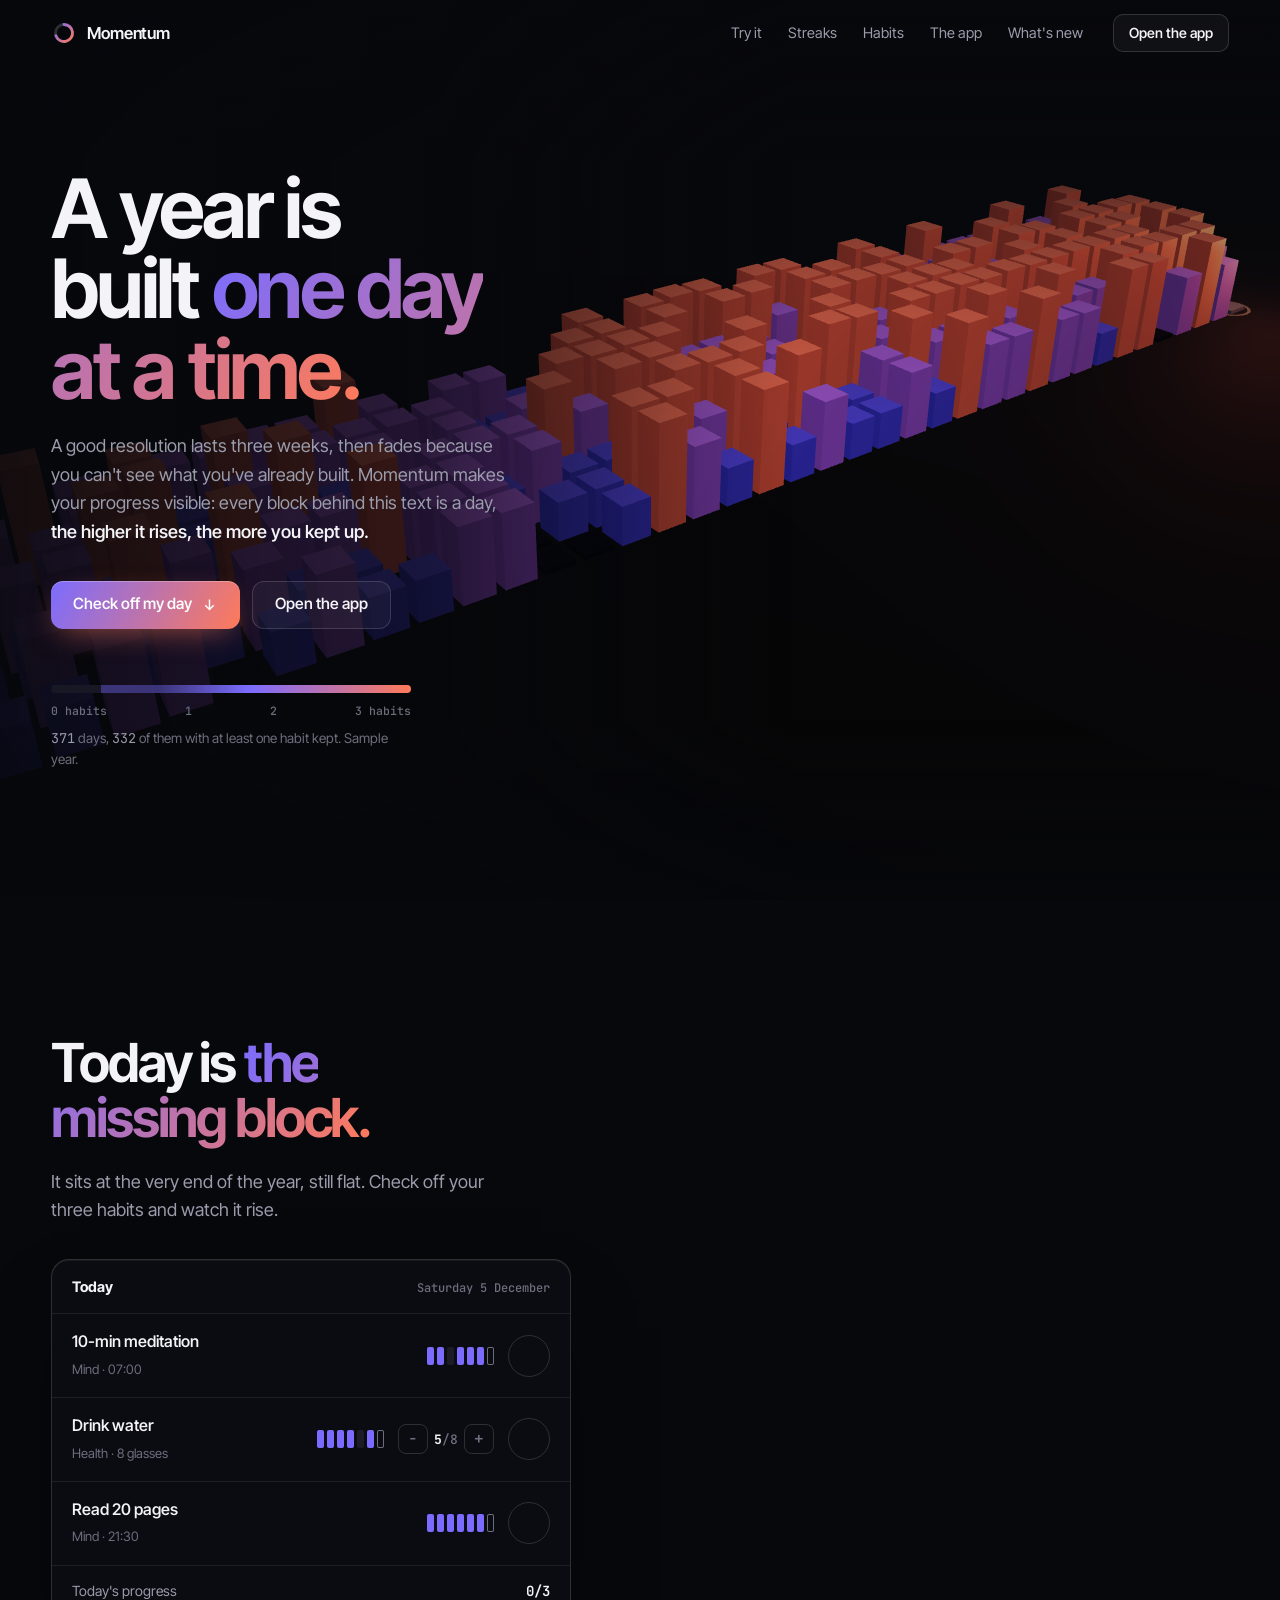
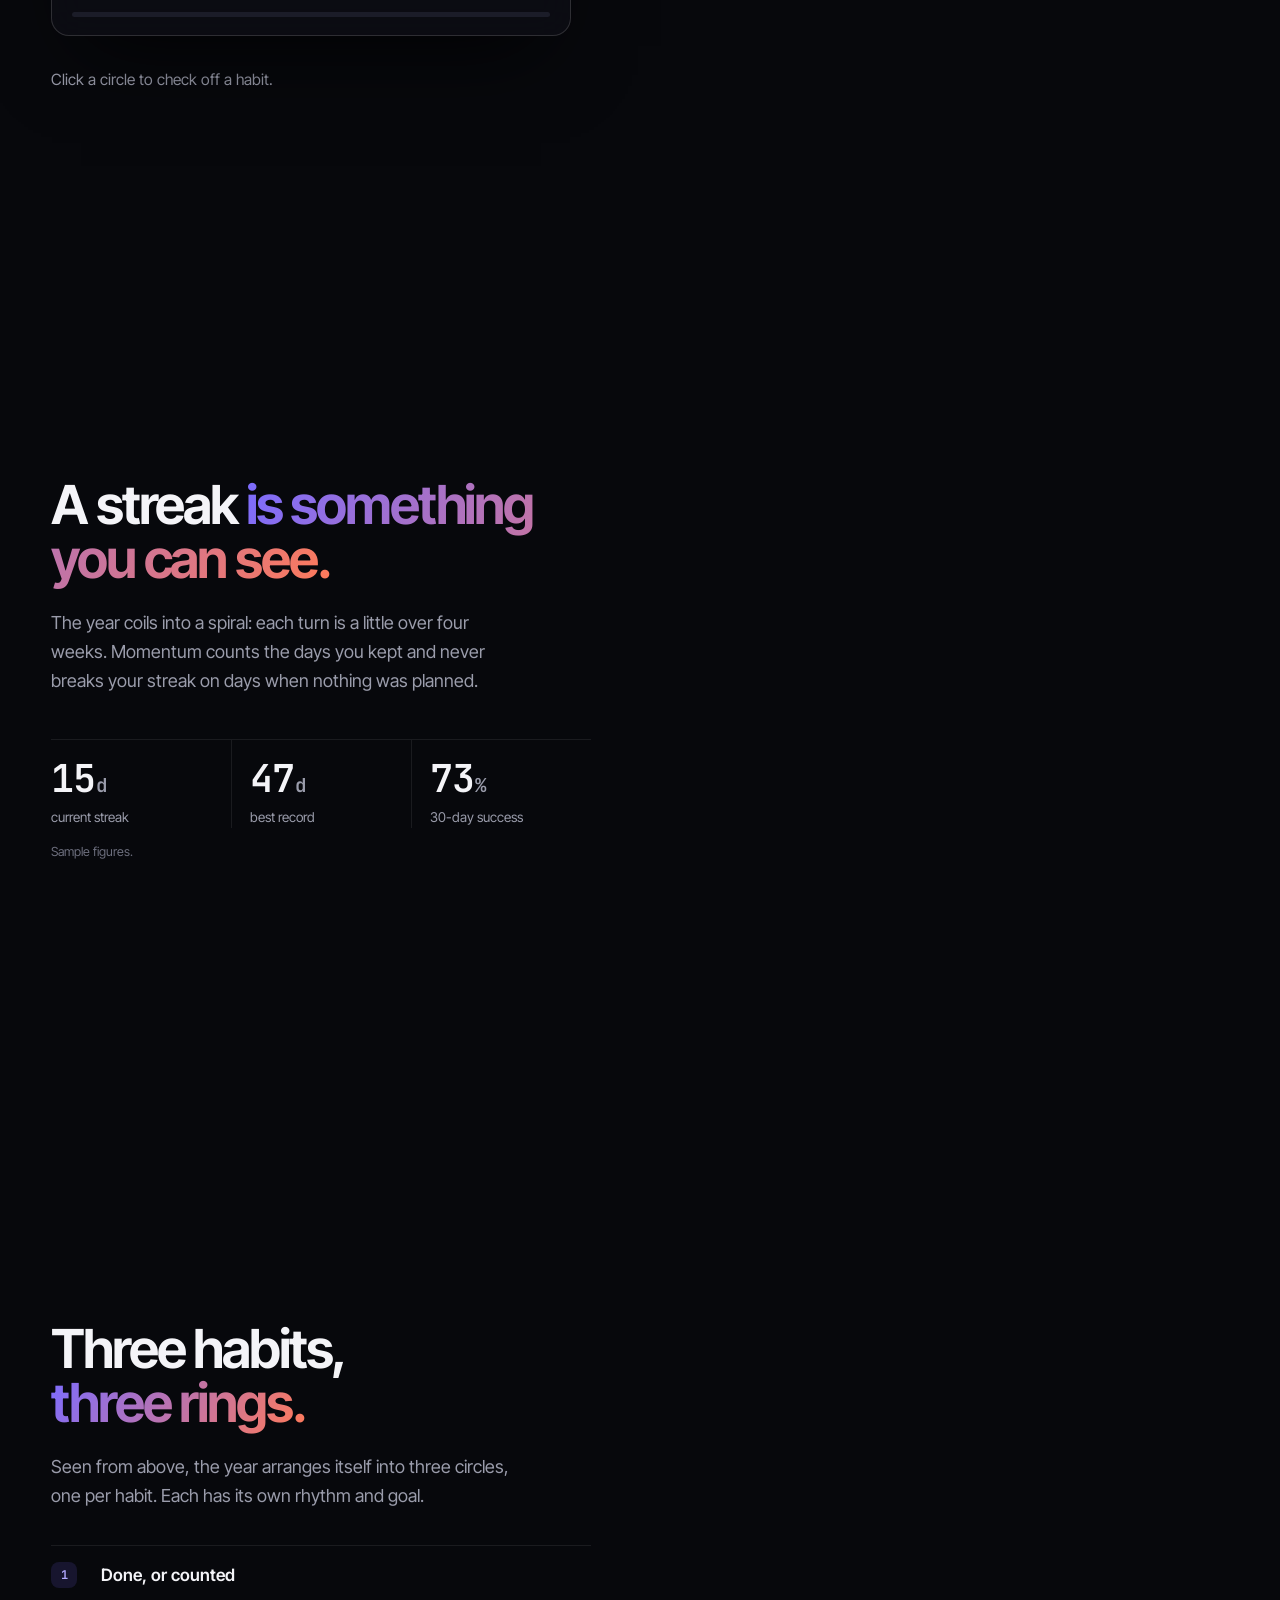
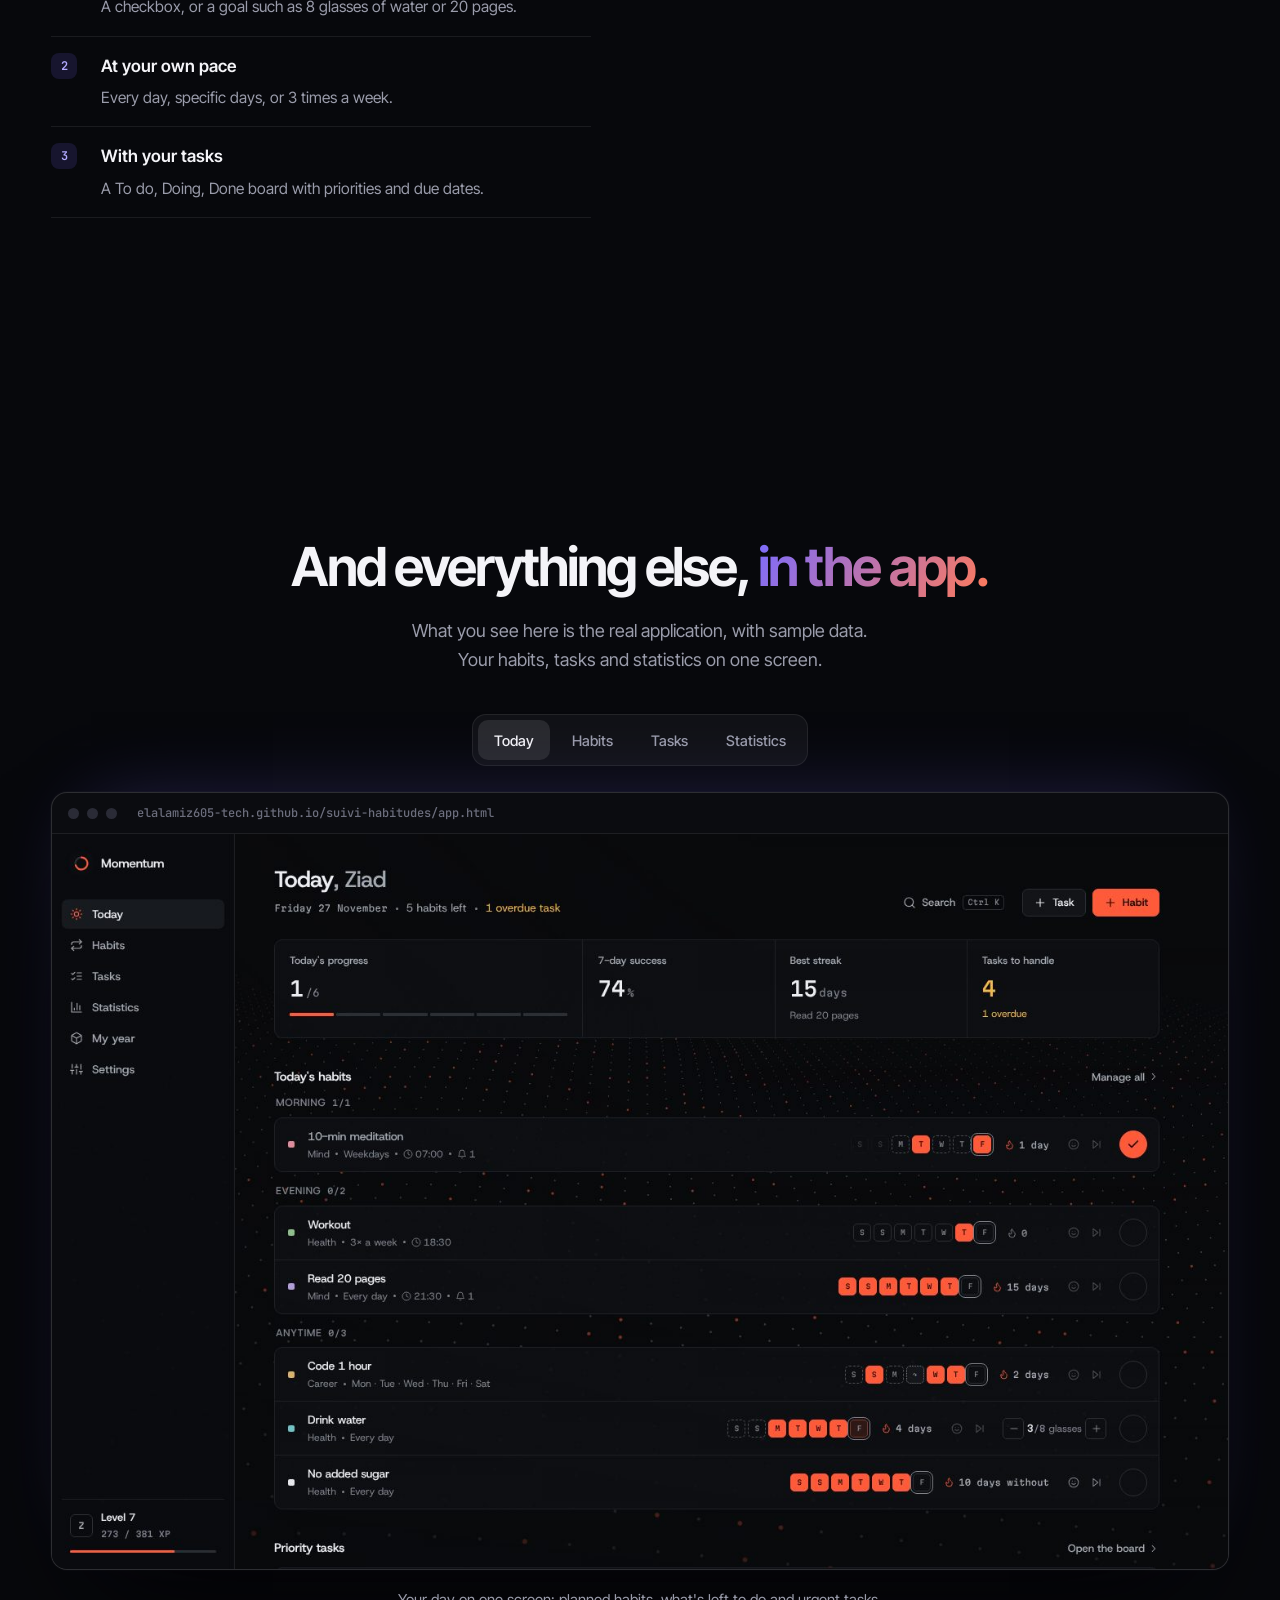
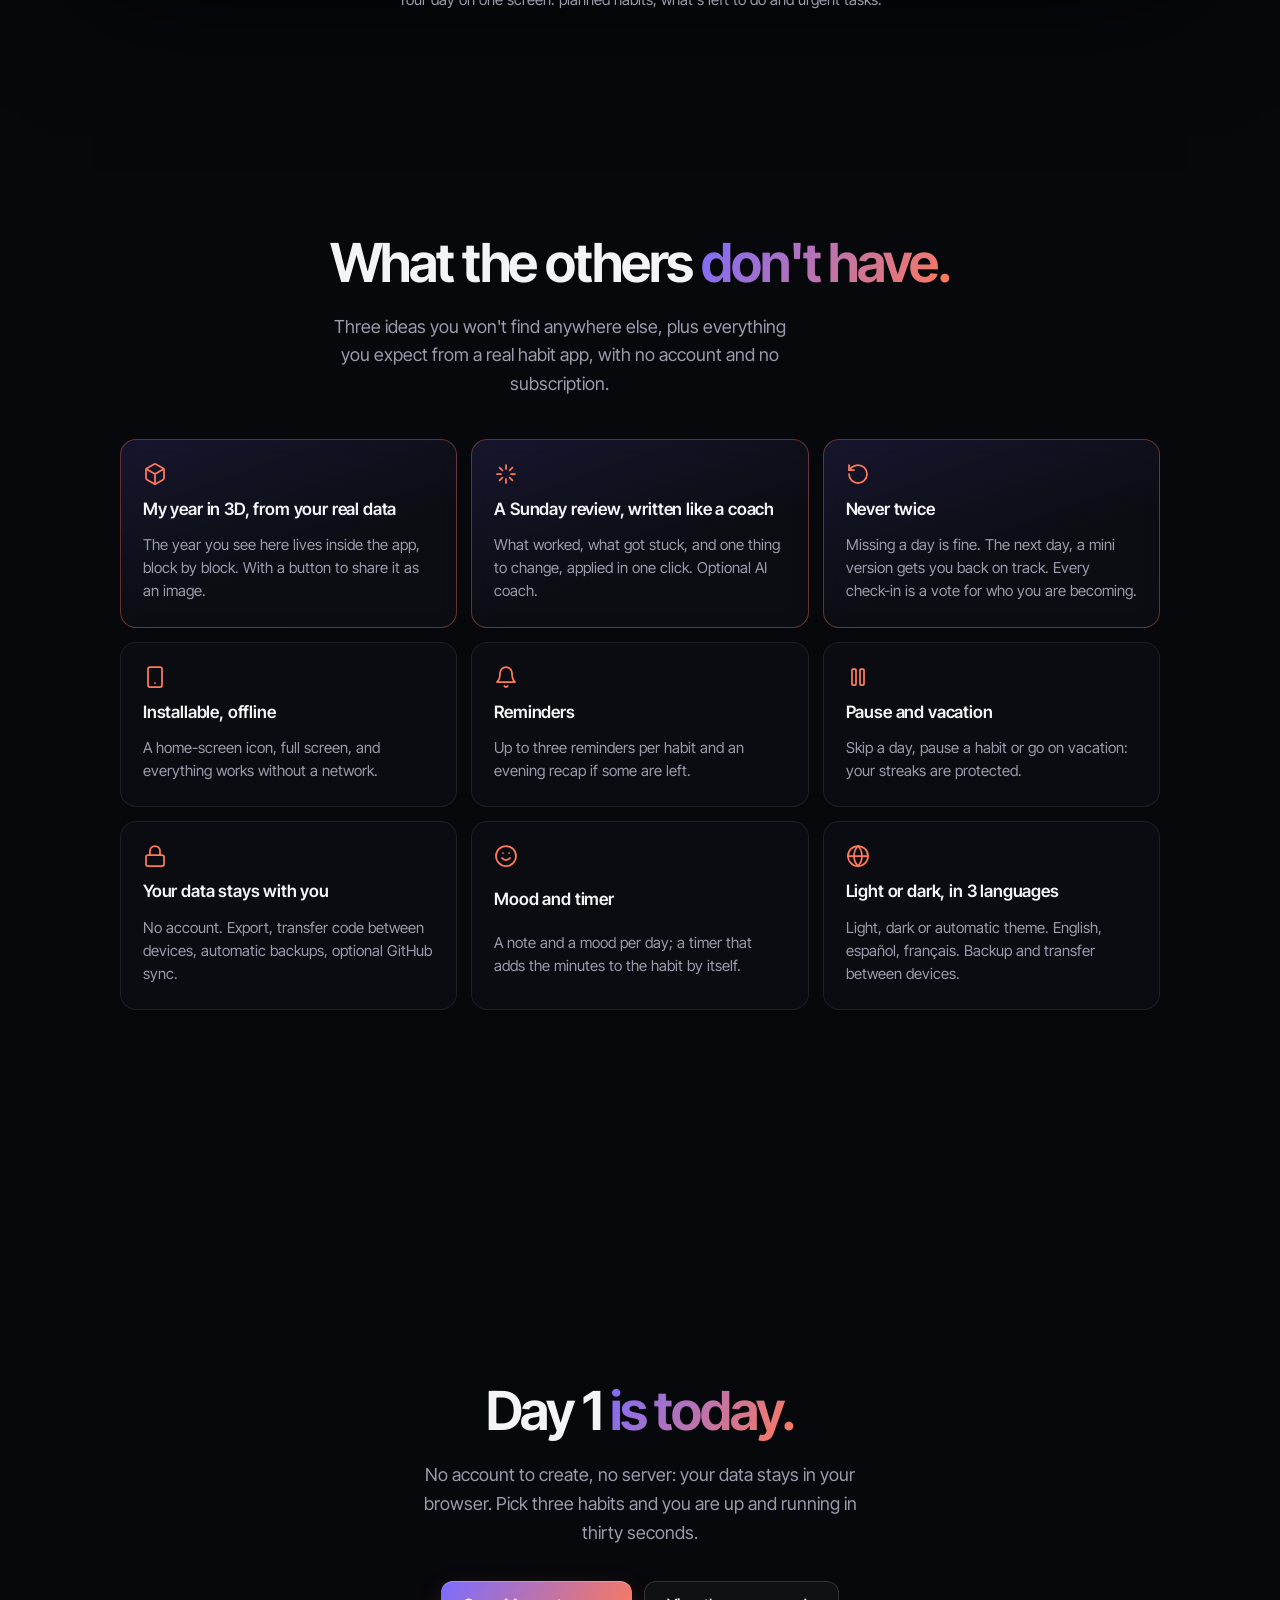
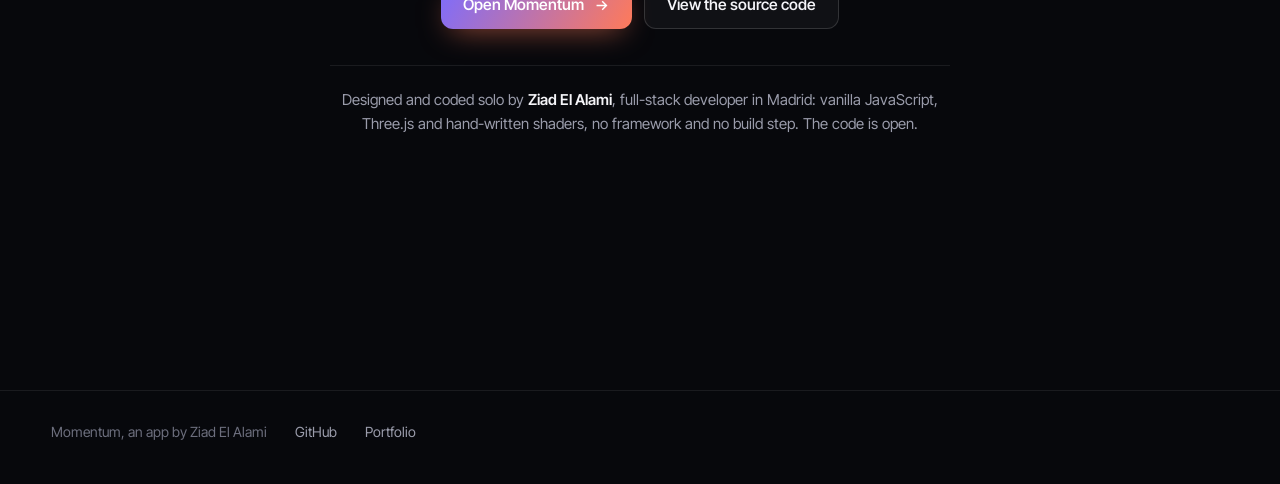
<file: app.html>
<!doctype html>
<html lang="en">
<head>
  <meta charset="utf-8">
  <meta name="viewport" content="width=device-width, initial-scale=1, viewport-fit=cover">
  <title>Momentum · Habits & tasks</title>
  <meta name="description" content="Momentum: track your habits, organise your tasks and see your progress.">
  <meta name="theme-color" content="#090a0c">
  <meta name="color-scheme" content="dark light">
  <meta name="mobile-web-app-capable" content="yes">
  <meta name="apple-mobile-web-app-capable" content="yes">
  <meta name="apple-mobile-web-app-status-bar-style" content="black-translucent">
  <meta name="apple-mobile-web-app-title" content="Momentum">
  <link rel="manifest" href="manifest.webmanifest">
  <link rel="icon" href="assets/favicon.svg" type="image/svg+xml">
  <link rel="apple-touch-icon" href="assets/icons/apple-touch-icon.png">
  <script>
    // Thème appliqué avant le premier rendu pour éviter un flash.
    try {
      var th = localStorage.getItem('momentum:theme');
      if (!th) { var s = JSON.parse(localStorage.getItem('momentum:v2') || '{}'); var p = (s.settings && s.settings.theme) || 'dark'; th = p === 'auto' ? (matchMedia('(prefers-color-scheme: dark)').matches ? 'dark' : 'light') : p; }
      document.documentElement.dataset.theme = th;
    } catch (e) { document.documentElement.dataset.theme = 'dark'; }
  </script>
  <link rel="preload" href="assets/fonts/HostGrotesk-Variable.woff2" as="font" type="font/woff2" crossorigin>
  <link rel="stylesheet" href="css/styles.css">
  <script type="module" src="js/main.js"></script>
</head>
<body>
  <div id="splash" class="splash" aria-hidden="true"><div class="splash-stage" id="splash-stage"></div><div class="splash-foot"><div class="splash-dots" id="splash-dots"></div><button type="button" class="btn ghost sm" id="splash-skip"></button></div></div>
  <canvas id="bg3d" aria-hidden="true"></canvas>
  <div class="bg-veil" aria-hidden="true"></div>

  <aside class="sidebar">
    <a class="brand" href="#/today" aria-label="Momentum, home">
      <img src="assets/favicon.svg" alt="" width="28" height="28">
      <span>Momentum</span>
    </a>
    <nav class="nav" id="nav" aria-label="Main navigation"></nav>
    <div class="level card" id="level"></div>
  </aside>

  <main id="view" class="view" tabindex="-1">
    <noscript><p>Momentum needs JavaScript to run.</p></noscript>
  </main>

  <dialog id="modal" class="modal" aria-label="Form"></dialog>
  <dialog id="palette" class="palette" aria-label="Command palette"></dialog>
  <div id="toasts" class="toasts" aria-live="polite"></div>
</body>
</html>
</file>
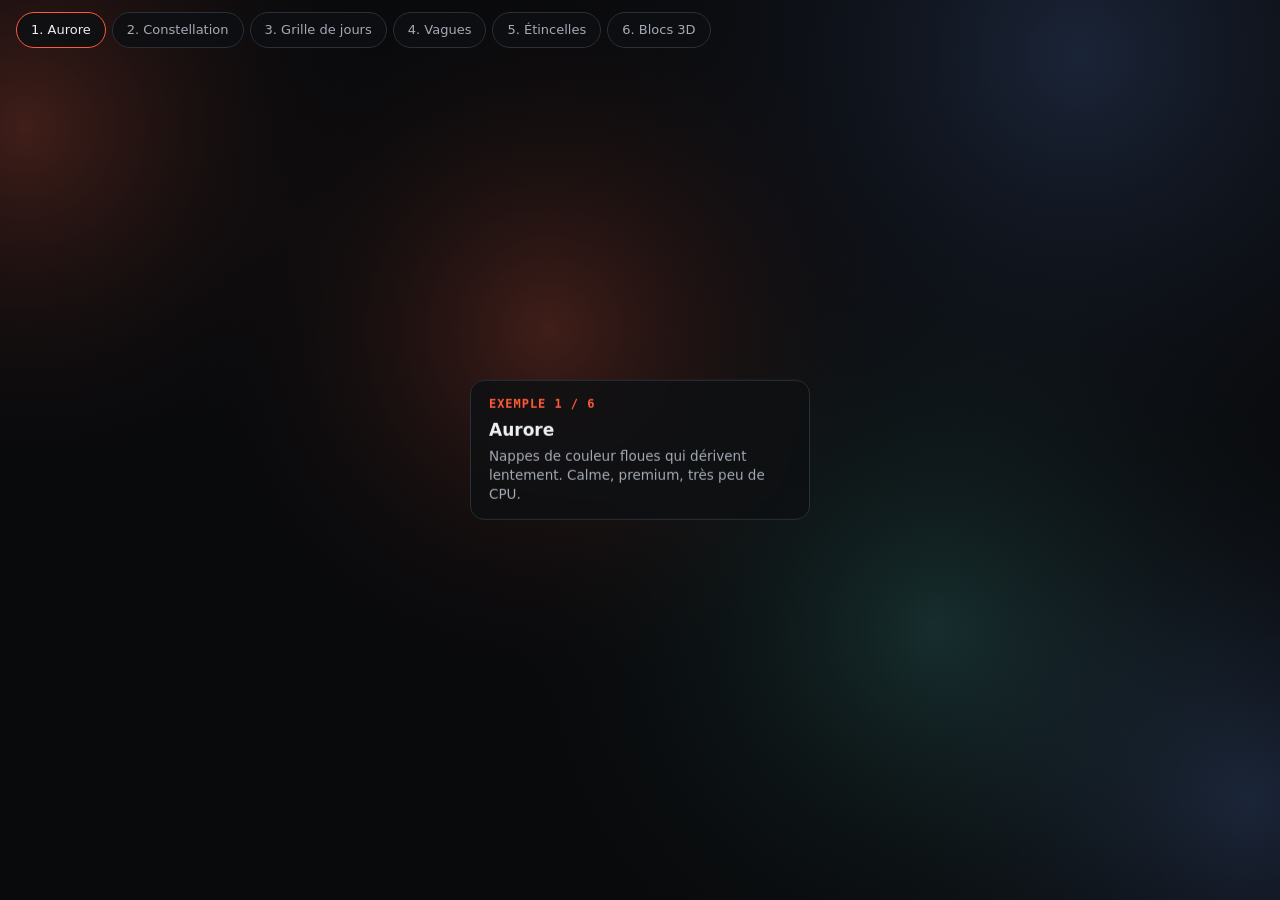
<file: docs/fonds-animes.html>
<!doctype html>
<html lang="fr"><head><meta charset="utf-8"><meta name="viewport" content="width=device-width,initial-scale=1">
<title>Momentum · fonds animés</title>
<style>
:root{--bg:#090a0c;--text:#eceef1;--text-2:#a4aab4;--signal:#ff5b3a;--line:#2b3037}
*{box-sizing:border-box}html,body{margin:0;height:100%;background:var(--bg);color:var(--text);font:15px/1.4 system-ui,-apple-system,Segoe UI,Roboto,sans-serif;overflow:hidden}
canvas{position:fixed;inset:0;width:100%;height:100%;display:block}
.tabs{position:fixed;top:0;left:0;right:0;display:flex;gap:6px;padding:12px 16px;overflow-x:auto;z-index:2;-webkit-overflow-scrolling:touch}
.tabs button{flex:none;background:rgba(14,16,19,.85);color:var(--text-2);border:1px solid var(--line);border-radius:999px;padding:8px 14px;font:inherit;font-size:13px;cursor:pointer;backdrop-filter:blur(8px)}
.tabs button.on{color:var(--text);border-color:var(--signal)}
.card{position:fixed;left:50%;top:50%;transform:translate(-50%,-50%);width:min(340px,86vw);background:rgba(14,16,19,.82);border:1px solid var(--line);border-radius:14px;padding:16px 18px;backdrop-filter:blur(10px);z-index:1}
.card b{display:block;font-size:17px;margin-bottom:4px}.card p{margin:0;color:var(--text-2);font-size:13.5px}
.card .n{font:600 12px ui-monospace,monospace;color:var(--signal);letter-spacing:.08em;text-transform:uppercase;margin-bottom:8px}
</style></head><body>
<canvas id="c"></canvas>
<div class="tabs" id="tabs"></div>
<div class="card"><div class="n" id="num"></div><b id="title"></b><p id="desc"></p></div>
<script>
const C=document.getElementById('c'),X=C.getContext('2d');let W,H,DPR,t0=performance.now();
function size(){DPR=Math.min(devicePixelRatio||1,2);W=C.width=innerWidth*DPR;H=C.height=innerHeight*DPR}addEventListener('resize',()=>{size();cur.init&&cur.init()});size();
const S='#ff5b3a',SIG=[255,91,58];
const R=(a,b)=>a+Math.random()*(b-a);
const demos=[
{name:'Aurore',desc:'Nappes de couleur floues qui dérivent lentement. Calme, premium, très peu de CPU.',init(){this.b=[...Array(5)].map((_,i)=>({x:R(0,1),y:R(0,1),r:R(.25,.45),vx:R(-.02,.02),vy:R(-.015,.015),c:i%3==0?SIG:i%3==1?[80,120,200]:[60,160,150]}))},
 draw(t){X.fillStyle='#090a0c';X.fillRect(0,0,W,H);X.globalCompositeOperation='lighter';for(const b of this.b){b.x+=b.vx/60;b.y+=b.vy/60;if(b.x<-.2||b.x>1.2)b.vx*=-1;if(b.y<-.2||b.y>1.2)b.vy*=-1;const g=X.createRadialGradient(b.x*W,b.y*H,0,b.x*W,b.y*H,b.r*Math.max(W,H));g.addColorStop(0,`rgba(${b.c},.22)`);g.addColorStop(1,'rgba(0,0,0,0)');X.fillStyle=g;X.fillRect(0,0,W,H)}X.globalCompositeOperation='source-over'}},
{name:'Constellation',desc:'Points qui dérivent et se relient quand ils sont proches. Rappelle les habitudes connectées.',init(){const n=Math.round(W*H/(DPR*DPR)/14000);this.p=[...Array(n)].map(()=>({x:R(0,W),y:R(0,H),vx:R(-.3,.3)*DPR,vy:R(-.3,.3)*DPR}))},
 draw(){X.fillStyle='#090a0c';X.fillRect(0,0,W,H);const p=this.p,d=120*DPR;for(const a of p){a.x+=a.vx;a.y+=a.vy;if(a.x<0||a.x>W)a.vx*=-1;if(a.y<0||a.y>H)a.vy*=-1}for(let i=0;i<p.length;i++)for(let j=i+1;j<p.length;j++){const dx=p[i].x-p[j].x,dy=p[i].y-p[j].y,q=dx*dx+dy*dy;if(q<d*d){X.strokeStyle=`rgba(236,238,241,${.25*(1-Math.sqrt(q)/d)})`;X.lineWidth=DPR;X.beginPath();X.moveTo(p[i].x,p[i].y);X.lineTo(p[j].x,p[j].y);X.stroke()}}X.fillStyle='rgba(255,91,58,.9)';for(const a of p){X.beginPath();X.arc(a.x,a.y,1.6*DPR,0,7);X.fill()}}},
{name:'Grille de jours',desc:'Une grille comme la carte de régularité : des cases s’allument au hasard puis s’éteignent. Très « Momentum ».',init(){this.s=14*DPR;this.g=4*DPR;this.cols=Math.ceil(W/(this.s+this.g));this.rows=Math.ceil(H/(this.s+this.g));this.v=new Float32Array(this.cols*this.rows)},
 draw(){X.fillStyle='#090a0c';X.fillRect(0,0,W,H);const{s,g,cols,rows,v}=this;for(let k=0;k<3;k++)v[Math.floor(Math.random()*v.length)]=1;for(let i=0;i<v.length;i++){v[i]*=.985;const x=(i%cols)*(s+g),y=Math.floor(i/cols)*(s+g);X.fillStyle=`rgba(255,91,58,${.05+v[i]*.85})`;X.fillRect(x,y,s,s)}}},
{name:'Vagues',desc:'Lignes ondulantes qui traversent l’écran, comme une progression continue.',init(){},
 draw(t){X.fillStyle='#090a0c';X.fillRect(0,0,W,H);for(let l=0;l<7;l++){X.beginPath();for(let x=0;x<=W;x+=6*DPR){const y=H*.5+Math.sin(x/W*6+t*.0007+l*.7)*H*.08*(1+l*.15)+Math.sin(x/W*2.3-t*.0004+l)*H*.05+(l-3)*22*DPR;x?X.lineTo(x,y):X.moveTo(x,y)}X.strokeStyle=l==3?'rgba(255,91,58,.75)':`rgba(164,170,180,${.08+l*.02})`;X.lineWidth=(l==3?2:1.2)*DPR;X.stroke()}}},
{name:'Étincelles',desc:'Particules qui montent doucement depuis le bas, couleur flamme : la série qui se nourrit chaque jour.',init(){this.p=[...Array(90)].map(()=>this.n(true))},n(any){return{x:R(0,W),y:any?R(0,H):H+10*DPR,r:R(1,3)*DPR,v:R(.3,1)*DPR,w:R(0,6.28),a:R(.3,.9)}},
 draw(t){X.fillStyle='#090a0c';X.fillRect(0,0,W,H);for(let i=0;i<this.p.length;i++){const q=this.p[i];q.y-=q.v;q.x+=Math.sin(t*.001+q.w)*.3*DPR;if(q.y<-10)this.p[i]=this.n(false);X.fillStyle=`rgba(255,${120+q.r*20|0},58,${q.a*(q.y/H)})`;X.beginPath();X.arc(q.x,q.y,q.r,0,7);X.fill()}}},
{name:'Blocs 3D',desc:'Les cubes de « Mon année » flottent lentement en arrière-plan (perspective légère). Lien direct avec la page Année.',init(){this.c=[...Array(28)].map(()=>({x:R(-1,1),y:R(-1,1),z:R(.4,2),s:R(.04,.09),r:R(0,6.28),v:R(.1,.3)}))},
 draw(t){X.fillStyle='#090a0c';X.fillRect(0,0,W,H);const cs=[...this.c].sort((a,b)=>b.z-a.z);for(const c of cs){c.y-=.00025*c.v*16;if(c.y<-1.3)c.y=1.3;const k=1/c.z,x=W/2+c.x*W*.5*k,y=H/2+c.y*H*.5*k,s=c.s*Math.min(W,H)*k,a=Math.sin(t*.0003*c.v+c.r)*.3;X.save();X.translate(x,y);X.rotate(a);X.fillStyle=`rgba(255,91,58,${.12+.5/c.z})`;X.fillRect(-s/2,-s/2,s,s);X.fillStyle=`rgba(255,160,130,${.1+.3/c.z})`;X.fillRect(-s/2,-s/2-s*.18,s,s*.18);X.restore()}}}
];
let cur;const tabs=document.getElementById('tabs');
demos.forEach((d,i)=>{const b=document.createElement('button');b.textContent=`${i+1}. ${d.name}`;b.onclick=()=>pick(i);tabs.appendChild(b)});
function pick(i){cur=demos[i];cur.init();[...tabs.children].forEach((b,j)=>b.classList.toggle('on',i==j));num.textContent=`Exemple ${i+1} / ${demos.length}`;title.textContent=cur.name;desc.textContent=cur.desc;location.hash=i+1}
pick(Math.min(Math.max((+location.hash.slice(1)||1)-1,0),demos.length-1));
(function loop(t){cur.draw(t);requestAnimationFrame(loop)})(0);
</script></body></html>
</file>
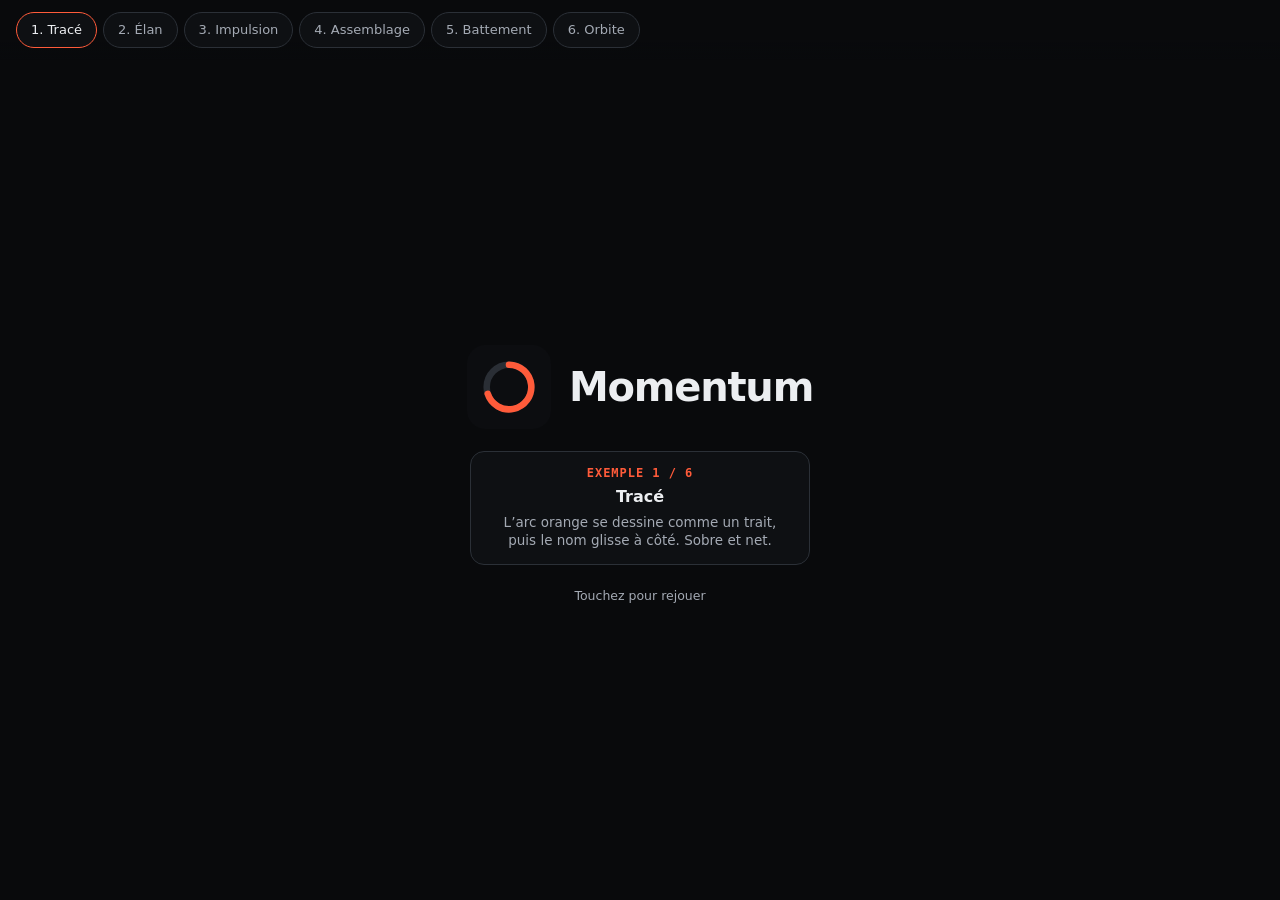
<file: docs/logo-animes.html>
<!doctype html>
<html lang="fr"><head><meta charset="utf-8"><meta name="viewport" content="width=device-width,initial-scale=1">
<title>Momentum · animations du logo</title>
<style>
:root{--bg:#090a0c;--text:#eceef1;--text-2:#a4aab4;--signal:#ff5b3a;--line:#2b3037;--ease:cubic-bezier(.2,.7,.2,1)}
*{box-sizing:border-box}html,body{margin:0;min-height:100%;background:var(--bg);color:var(--text);font:15px/1.4 system-ui,-apple-system,Segoe UI,Roboto,sans-serif}
.tabs{position:fixed;top:0;left:0;right:0;display:flex;gap:6px;padding:12px 16px;overflow-x:auto;z-index:2;background:linear-gradient(var(--bg) 70%,transparent)}
.tabs button{flex:none;background:#0e1013;color:var(--text-2);border:1px solid var(--line);border-radius:999px;padding:8px 14px;font:inherit;font-size:13px;cursor:pointer}
.tabs button.on{color:var(--text);border-color:var(--signal)}
.stage{min-height:100vh;display:grid;place-items:center;padding:90px 20px 40px;cursor:pointer}
.stage>div{display:grid;justify-items:center;gap:22px}
.card{width:min(340px,86vw);background:#0e1013;border:1px solid var(--line);border-radius:14px;padding:14px 18px;text-align:center}
.card b{display:block;font-size:16px;margin-bottom:4px}.card p{margin:0;color:var(--text-2);font-size:13.5px}
.card .n{font:600 12px ui-monospace,monospace;color:var(--signal);letter-spacing:.08em;text-transform:uppercase;margin-bottom:6px}
.hint{color:var(--text-2);font-size:12.5px}
.logo{display:flex;align-items:center;gap:18px;font-weight:700;font-size:40px;letter-spacing:-.03em}
.logo svg{width:84px;height:84px;overflow:visible}
.logo .w{position:relative}
.ring{stroke:#2a2e35}.arc{stroke:var(--signal)}
/* 1 Tracé */
.d1 .arc{stroke-dasharray:81;stroke-dashoffset:81;animation:draw 1.1s var(--ease) .3s forwards}
.d1 .ring{opacity:0;animation:fade .6s ease forwards}
.d1 .w{opacity:0;transform:translateX(-10px);animation:slide .6s var(--ease) 1.2s forwards}
@keyframes draw{to{stroke-dashoffset:0}}@keyframes fade{to{opacity:1}}@keyframes slide{to{opacity:1;transform:none}}
/* 2 Élan */
.d2 svg{animation:spin 1s var(--ease) both}
.d2 .ring{opacity:0;animation:fade .5s ease .5s forwards}
.d2 .arc{transform-origin:32px 32px;animation:spin2 1s var(--ease) both}
.d2 .w{opacity:0;animation:fade .5s ease .9s forwards}
@keyframes spin{from{transform:scale(.6) rotate(-180deg);opacity:0}}@keyframes spin2{from{transform:rotate(-360deg)}}
/* 3 Impulsion */
.d3 svg{animation:pop .7s cubic-bezier(.3,1.6,.4,1) both}
.d3 .ripple{fill:none;stroke:var(--signal);stroke-width:2;opacity:0;animation:ripple 1s ease-out .55s both}
.d3 .w{opacity:0;transform:scale(.9);animation:slide .5s var(--ease) .7s forwards}
@keyframes pop{from{transform:scale(0)}}@keyframes ripple{0%{transform:scale(1);opacity:.8}100%{transform:scale(2.2);opacity:0}}
.d3 .ripple{transform-origin:32px 32px}
/* 4 Assemblage */
.d4 .sq{opacity:0;animation:fade .6s ease .6s forwards}
.d4 .ring{transform:translateX(-50px);opacity:0;animation:join .7s var(--ease) both}
.d4 .arc{transform:translateX(50px);opacity:0;animation:join .7s var(--ease) .1s both}
.d4 .w{opacity:0;animation:fade .5s ease .9s forwards}
@keyframes join{to{transform:none;opacity:1}}
/* 5 Battement */
.d5 .arc{stroke-dasharray:81;stroke-dashoffset:81;animation:draw .9s var(--ease) .2s forwards,beat .5s ease 1.25s}
.d5 .ring{opacity:0;animation:fade .6s ease forwards}
.d5 svg{animation:beat .5s ease 1.25s}
.d5 .glow{fill:var(--signal);opacity:0;animation:glow .6s ease 1.25s}
.d5 .w span{display:inline-block;opacity:0;transform:translateY(10px);animation:slide .4s var(--ease) forwards;animation-delay:calc(1.3s + var(--i)*.05s)}
@keyframes beat{30%{transform:scale(1.12)}}@keyframes glow{40%{opacity:.35}}
/* 6 Orbite */
.d6 .arc{stroke-dasharray:81;stroke-dashoffset:81;animation:draw 1.2s linear .2s forwards}
.d6 .ring{opacity:0;animation:fade .5s ease forwards}
.d6 .dot{fill:var(--signal);offset-path:path("M32 15a17 17 0 1 1-16.2 22.2");offset-distance:0%;opacity:0;animation:orbit 1.2s linear .2s forwards}
.d6 .w{opacity:0;animation:fade .4s ease 1.4s forwards}
.d6 .w::after{content:'';display:inline-block;width:.18em;height:.18em;border-radius:50%;background:var(--signal);margin-left:.08em;transform:scale(0);animation:pop .4s cubic-bezier(.3,1.6,.4,1) 1.45s forwards}
@keyframes orbit{0%{opacity:1;offset-distance:0%}95%{opacity:1}100%{opacity:0;offset-distance:100%}}
</style></head><body>
<div class="tabs" id="tabs"></div>
<div class="stage" id="stage"><div><div class="logo" id="logo"></div>
<div class="card"><div class="n" id="num"></div><b id="title"></b><p id="desc"></p></div><div class="hint">Touchez pour rejouer</div></div></div>
<script>
const SVG=(extra='')=>`<svg viewBox="0 0 64 64"><rect class="sq" width="64" height="64" rx="14" fill="#0c0d10"/><circle class="ring" cx="32" cy="32" r="17" fill="none" stroke-width="5"/>${extra}<path class="arc" d="M32 15a17 17 0 1 1-16.2 22.2" fill="none" stroke-width="5" stroke-linecap="round"/></svg>`;
const demos=[
{name:'Tracé',desc:'L’arc orange se dessine comme un trait, puis le nom glisse à côté. Sobre et net.',html:SVG()+'<span class="w">Momentum</span>'},
{name:'Élan',desc:'Le logo arrive en tournant et se pose avec un léger freinage. Donne l’idée de mouvement.',html:SVG()+'<span class="w">Momentum</span>'},
{name:'Impulsion',desc:'Le logo surgit avec un rebond, une onde orange s’en échappe. Énergique.',html:SVG('<circle class="ripple" cx="32" cy="32" r="22"/>')+'<span class="w">Momentum</span>'},
{name:'Assemblage',desc:'L’anneau gris et l’arc orange viennent de chaque côté et s’emboîtent. Comme deux pièces qui se rejoignent.',html:SVG()+'<span class="w">Momentum</span>'},
{name:'Battement',desc:'L’arc se trace, puis un battement de cœur avec un halo, et les lettres apparaissent une à une.',html:SVG('<circle class="glow" cx="32" cy="32" r="26"/>')+'<span class="w">'+[...'Momentum'].map((c,i)=>`<span style="--i:${i}">${c}</span>`).join('')+'</span>'},
{name:'Orbite',desc:'Un point orange parcourt le cercle en laissant l’arc derrière lui, puis se pose en point final après le nom.',html:SVG('<circle class="dot" r="4"/>')+'<span class="w">Momentum</span>'},
];
let cur=0;const tabs=document.getElementById('tabs'),logo=document.getElementById('logo');
demos.forEach((d,i)=>{const b=document.createElement('button');b.textContent=`${i+1}. ${d.name}`;b.onclick=(e)=>{e.stopPropagation();pick(i)};tabs.appendChild(b)});
function play(){logo.className='logo';void logo.offsetWidth;logo.innerHTML=demos[cur].html;logo.classList.add('d'+(cur+1))}
function pick(i){cur=i;[...tabs.children].forEach((b,j)=>b.classList.toggle('on',i==j));num.textContent=`Exemple ${i+1} / ${demos.length}`;title.textContent=demos[i].name;desc.textContent=demos[i].desc;location.hash=i+1;play()}
document.getElementById('stage').onclick=play;
const fromHash=()=>pick(Math.min(Math.max((+location.hash.slice(1)||1)-1,0),demos.length-1));
addEventListener('hashchange',()=>{if((+location.hash.slice(1)||1)-1!==cur)fromHash()});fromHash();
</script></body></html>
</file>
<file: css/styles.css>
/* ============================================================
   Momentum : graphite, filets fins, un seul signal vermillon.
   Host Grotesk pour l'interface, Martian Mono pour tous les chiffres.
   ============================================================ */

@font-face {
  font-family: 'Host Grotesk';
  src: url('../assets/fonts/HostGrotesk-Variable.woff2') format('woff2');
  font-weight: 300 800;
  font-display: swap;
}
@font-face {
  font-family: 'Martian Mono';
  src: url('../assets/fonts/MartianMono-Variable.woff2') format('woff2');
  font-weight: 100 800;
  font-display: swap;
  size-adjust: 88%;
}

:root {
  --bg: #090a0c;
  --rail: #0b0c0f;
  --surface: rgba(14, 16, 19, 0.9);
  --surface-2: #121418;
  --raised: #171a1f;
  --field: #0c0e11;
  --line: #1e2228;
  --line-2: #2b3037;
  --text: #eceef1;
  --text-2: #a4aab4;
  --text-3: #7f8590;
  --signal: #ff5b3a;
  --signal-ink: #1a0803;
  --signal-soft: rgba(255, 91, 58, 0.14);
  --warn: #f2b84b;
  --danger: #ff7b6e;
  --r: 10px;
  --r-sm: 7px;
  --ease: cubic-bezier(0.22, 1, 0.36, 1);
  --font: 'Host Grotesk', ui-sans-serif, system-ui, -apple-system, 'Segoe UI', sans-serif;
  --mono: 'Martian Mono', ui-monospace, 'SFMono-Regular', Menlo, monospace;
  color-scheme: dark;
}

* { box-sizing: border-box; }
html { -webkit-text-size-adjust: 100%; scrollbar-color: var(--line-2) transparent; }

body {
  margin: 0;
  min-height: 100vh;
  background: var(--bg);
  color: var(--text);
  font: 14px/1.5 var(--font);
  -webkit-font-smoothing: antialiased;
  overflow-x: hidden;
  caret-color: var(--signal);
}

::-webkit-scrollbar { width: 10px; height: 10px; }
::-webkit-scrollbar-track { background: transparent; }
::-webkit-scrollbar-thumb { background: var(--line-2); border-radius: 10px; border: 3px solid var(--bg); }
::selection { background: rgba(255, 91, 58, 0.32); color: #fff; }
:focus-visible { outline: 2px solid var(--signal); outline-offset: 2px; }

button, input, select, textarea { font: inherit; color: inherit; }
button { cursor: pointer; }
a { color: inherit; text-decoration: none; }
kbd {
  font: 500 10.5px/1 var(--mono);
  padding: 3px 5px;
  border-radius: 4px;
  border: 1px solid var(--line-2);
  color: var(--text-3);
}

.ic { width: 16px; height: 16px; flex: none; }
.muted { color: var(--text-2); }
.spacer { flex: 1; }
.sep { width: 3px; height: 3px; border-radius: 50%; background: var(--text-3); margin: 0 10px; display: inline-block; vertical-align: middle; }
.tick { display: inline-block; width: 8px; height: 8px; border-radius: 2px; background: var(--c, var(--text-3)); flex: none; }

/* ---------- Fond ---------- */

#bg3d { position: fixed; inset: 0; width: 100vw; height: 100vh; z-index: 0; display: block; pointer-events: none; }
.bg-veil {
  position: fixed; inset: 0; z-index: 0; pointer-events: none;
  background:
    linear-gradient(180deg, rgba(9, 10, 12, 0) 0%, rgba(9, 10, 12, 0.35) 55%, rgba(9, 10, 12, 0.8) 100%),
    linear-gradient(90deg, rgba(9, 10, 12, 0.45) 0%, rgba(9, 10, 12, 0) 60%);
}

/* ---------- Rail de navigation ---------- */

.sidebar {
  position: fixed; z-index: 20;
  top: 0; bottom: 0; left: 0; width: 224px;
  display: flex; flex-direction: column; gap: 28px;
  padding: 20px 12px 16px;
  background: rgba(11, 12, 15, 0.94);
  border-right: 1px solid var(--line);
}
.brand { display: flex; align-items: center; gap: 10px; padding: 2px 10px; font-weight: 600; font-size: 15px; letter-spacing: -0.01em; }
.brand img { border-radius: 7px; }

.nav { display: grid; gap: 2px; }
.nav a {
  display: flex; align-items: center; gap: 11px;
  height: 36px; padding: 0 10px;
  border-radius: var(--r-sm);
  color: var(--text-2);
  font-weight: 500;
  transition: color 0.15s, background 0.15s;
}
.nav a span { flex: 1; }
.nav a kbd { opacity: 0; transition: opacity 0.15s; }
.nav a:hover { color: var(--text); background: rgba(255, 255, 255, 0.03); }
.nav a:hover kbd { opacity: 1; }
.nav a.active { color: var(--text); background: var(--raised); }
.nav a.active .ic { color: var(--signal); }

.level { margin-top: auto; padding: 12px 10px 4px; border-top: 1px solid var(--line); }
.lv-top { display: flex; align-items: center; gap: 10px; margin-bottom: 10px; }
.lv-top b { display: block; font-size: 13px; font-weight: 600; }
.lv-top small { color: var(--text-3); font: 500 11.5px var(--mono); }
.avatar {
  width: 28px; height: 28px; border-radius: 6px; display: grid; place-items: center;
  border: 1px solid var(--line-2); font: 600 12px var(--mono); color: var(--text-2);
}

/* ---------- Zone principale ---------- */

.view {
  position: relative; z-index: 1;
  margin-left: 224px;
  padding: 40px 48px 96px;
  max-width: 1180px;
  outline: none;
}
.view.enter > * { animation: enter 0.22s var(--ease) backwards; }
@keyframes enter { from { opacity: 0; transform: translateY(6px); } }

h1, h2, h3, h4 { margin: 0; font-weight: 600; letter-spacing: -0.015em; }
h1 { font-size: 28px; line-height: 1.15; letter-spacing: -0.025em; }
h1 .who { color: var(--text-2); font-weight: 500; }
h2 { font-size: 15px; }
h3 { font-size: 14px; }
.lead { margin: 8px 0 0; color: var(--text-2); font-size: 13.5px; line-height: 1.5; }
.lead time, .lead b { font-family: var(--mono); font-size: 12.5px; font-variant-numeric: tabular-nums; }
.lead b { color: var(--text); font-weight: 500; }
.late-text { color: var(--warn); }

.page-head { display: flex; align-items: flex-end; justify-content: space-between; gap: 20px; flex-wrap: wrap; margin-bottom: 28px; }
.head-actions { display: flex; gap: 8px; flex-wrap: wrap; }

.section { margin-top: 36px; }
.section-head { display: flex; align-items: baseline; justify-content: space-between; gap: 12px; margin-bottom: 12px; }
.link { display: inline-flex; align-items: center; gap: 4px; color: var(--text-2); font-size: 13px; font-weight: 500; transition: color 0.15s; }
.link:hover { color: var(--text); }
.link .ic { width: 14px; height: 14px; }
.hint { color: var(--text-3); font-size: 12.5px; margin: 12px 2px 0; }

/* ---------- Bande de chiffres ---------- */

.band {
  display: grid; grid-template-columns: 1.6fr repeat(3, 1fr);
  background: var(--surface);
  border: 1px solid var(--line);
  border-radius: var(--r);
}
.metric { padding: 16px 18px 18px; min-width: 0; }
.metric + .metric { border-left: 1px solid var(--line); }
.metric-label { margin: 0; color: var(--text-2); font-size: 12.5px; font-weight: 500; }
.metric-value { margin: 10px 0 0; display: flex; align-items: baseline; gap: 3px; font-family: var(--mono); font-variant-numeric: tabular-nums; }
.metric-value b { font-size: 28px; font-weight: 500; line-height: 1; letter-spacing: -0.03em; }
.metric-value span { color: var(--text-3); font-size: 14px; }
.metric-sub { margin: 8px 0 0; color: var(--text-3); font-size: 12px; white-space: nowrap; overflow: hidden; text-overflow: ellipsis; }
.metric.warn .metric-value b, .metric.warn .metric-sub { color: var(--warn); }

.segbar { display: flex; gap: 3px; margin-top: 14px; }
.segbar i { flex: 1; height: 4px; border-radius: 1px; background: var(--line-2); transition: background 0.3s var(--ease); }
.segbar i.on { background: var(--signal); }

/* ---------- Boutons ---------- */

.btn {
  display: inline-flex; align-items: center; justify-content: center; gap: 7px;
  height: 34px; padding: 0 13px;
  border-radius: var(--r-sm);
  border: 1px solid var(--line-2);
  background: var(--surface-2);
  font-weight: 500; font-size: 13px; white-space: nowrap;
  transition: background 0.15s, border-color 0.15s, color 0.15s;
}
.btn:hover { background: var(--raised); border-color: #3a4048; }
.btn:active { background: #1c1f25; }
.btn.primary { border-color: var(--signal); background: var(--signal); color: var(--signal-ink); font-weight: 600; }
.btn.primary:hover { background: #ff6f51; border-color: #ff6f51; }
.btn.primary:active { background: #f04e2e; }
.btn.ghost { background: transparent; border-color: transparent; color: var(--text-2); }
.btn.ghost:hover { color: var(--text); background: rgba(255, 255, 255, 0.04); }
.btn.danger { color: var(--danger); border-color: rgba(255, 123, 110, 0.3); background: transparent; }
.btn.danger:hover { background: rgba(255, 123, 110, 0.08); }
.btn.danger.ghost { border-color: transparent; }
.btn.sm { height: 30px; padding: 0 10px; font-size: 12.5px; }
.btn kbd { margin-left: 2px; }
.btn:disabled { opacity: 0.4; pointer-events: none; }

.icon-btn {
  width: 32px; height: 32px; flex: none;
  display: inline-grid; place-items: center;
  border-radius: var(--r-sm); border: 1px solid transparent;
  background: transparent; color: var(--text-3);
  transition: background 0.15s, color 0.15s;
}
.icon-btn:hover { background: rgba(255, 255, 255, 0.05); color: var(--text); }
.icon-btn.danger:hover { color: var(--danger); background: rgba(255, 123, 110, 0.08); }
.icon-btn.sm { width: 26px; height: 26px; border-radius: 5px; }
.icon-btn.sm .ic { width: 14px; height: 14px; }
.icon-btn:disabled { opacity: 0.25; pointer-events: none; }

/* ---------- Listes ---------- */

.list { background: var(--surface); border: 1px solid var(--line); border-radius: var(--r); }
.list > * + * { border-top: 1px solid var(--line); }

.habit-item { display: flex; align-items: center; gap: 16px; padding: 12px 14px 12px 16px; min-height: 60px; }
.hi-title { flex: 1; min-width: 0; }
.hi-title h3 { font-weight: 500; white-space: nowrap; overflow: hidden; text-overflow: ellipsis; transition: color 0.2s; }
.hi-title p, .hr-title p { margin: 2px 0 0; color: var(--text-3); font-size: 12px; display: flex; align-items: center; flex-wrap: wrap; }
.hi-title p .ic, .hr-title p .ic { width: 12px; height: 12px; margin-right: 3px; }
.hi-title p .sep, .hr-title p .sep { margin: 0 7px; }
.habit-item.is-done .hi-title h3 { color: var(--text-2); }

.streak { display: inline-flex; align-items: center; gap: 5px; min-width: 52px; color: var(--text-3); font: 500 12px var(--mono); font-variant-numeric: tabular-nums; white-space: nowrap; }
.streak .ic { width: 13px; height: 13px; }
.streak b { font-weight: 500; }
.streak.live { color: var(--text-2); }
.streak.live .ic { color: var(--signal); }

.check {
  position: relative;
  width: 34px; height: 34px; flex: none; border-radius: 50%;
  display: grid; place-items: center; padding: 0;
  border: 1.5px solid var(--line-2);
  background: transparent; color: var(--signal-ink);
  transition: background 0.2s var(--ease), border-color 0.2s;
}
.check > .ic { width: 16px; height: 16px; stroke-width: 2.5; opacity: 0; transition: opacity 0.15s; }
.check:hover { border-color: var(--signal); }
.check:hover > .ic { opacity: 0.6; color: var(--signal); }
.check.on { background: var(--signal); border-color: var(--signal); }
.check.on > .ic { opacity: 1; color: var(--signal-ink); }
.seal { position: absolute; inset: -6px; width: calc(100% + 12px); height: calc(100% + 12px); transform: rotate(-90deg); fill: none; stroke: var(--signal); stroke-width: 1.5; stroke-dasharray: 113.1; stroke-dashoffset: 113.1; opacity: 0; pointer-events: none; }
.check.stamp .seal { animation: seal 0.6s var(--ease) forwards; }
.check.stamp { animation: stamp 0.35s var(--ease); }
@keyframes seal {
  0% { opacity: 1; stroke-dashoffset: 113.1; }
  60% { opacity: 1; stroke-dashoffset: 0; }
  100% { opacity: 0; stroke-dashoffset: 0; transform: rotate(-90deg) scale(1.15); }
}
@keyframes stamp { 0% { transform: scale(0.86); } 100% { transform: none; } }

.counter { display: flex; align-items: center; gap: 4px; color: var(--text-3); font: 500 12px var(--mono); font-variant-numeric: tabular-nums; white-space: nowrap; }
.counter b { color: var(--text); font-weight: 500; font-size: 13px; }
.counter small { margin-left: 4px; font: 400 12px var(--font); }
.counter .icon-btn { border-color: var(--line-2); }

.meter { height: 3px; border-radius: 2px; background: var(--line-2); overflow: hidden; }
.meter span { display: block; height: 100%; background: var(--signal); transition: width 0.4s var(--ease); }

.dots { display: flex; gap: 3px; }
.dot {
  width: 22px; height: 22px; padding: 0; border-radius: 5px;
  border: 1px solid var(--line-2); background: transparent;
  display: grid; place-items: center; transition: background 0.2s, border-color 0.2s;
}
.dot span { font: 500 9.5px var(--mono); color: var(--text-3); }
.dot:hover { border-color: var(--text-3); }
.dot.done { background: var(--signal); border-color: var(--signal); }
.dot.done span { color: var(--signal-ink); }
.dot.part { background: var(--signal-soft); border-color: rgba(255, 91, 58, 0.45); }
.dot.miss { border-style: dashed; border-color: #4a4f57; }
.dot.is-today { outline: 1px solid var(--text-3); outline-offset: 2px; }

.later { display: flex; flex-wrap: wrap; align-items: center; gap: 6px; margin-top: 12px; color: var(--text-3); font-size: 12.5px; }
.later > span { margin-right: 6px; }
.chip {
  display: inline-flex; align-items: center; gap: 7px; height: 28px; padding: 0 10px; border-radius: 6px;
  border: 1px solid var(--line-2); background: var(--surface); color: var(--text-2); font-size: 12.5px;
  transition: color 0.15s, border-color 0.15s;
}
.chip:hover { color: var(--text); border-color: #3a4048; }

/* ---------- Tâches (liste) ---------- */

.task-row {
  --pc: var(--text-3);
  display: flex; align-items: center; gap: 14px; padding: 11px 16px; min-height: 56px;
  cursor: pointer; transition: background 0.15s;
}
.task-row:hover { background: rgba(255, 255, 255, 0.02); }
.tcheck {
  width: 18px; height: 18px; flex: none; border-radius: 4px; padding: 0;
  border: 1.5px solid var(--line-2); background: transparent;
  display: grid; place-items: center; color: var(--signal-ink); transition: background 0.15s, border-color 0.15s;
}
.tcheck .ic { width: 12px; height: 12px; stroke-width: 3; opacity: 0; }
.tcheck:hover { border-color: var(--signal); }
.tcheck.on { background: var(--signal); border-color: var(--signal); }
.tcheck.on .ic { opacity: 1; }
.tr-main { flex: 1; min-width: 0; }
.tr-title { margin: 0 0 4px; font-weight: 500; white-space: nowrap; overflow: hidden; text-overflow: ellipsis; }
.tr-meta { display: flex; flex-wrap: wrap; gap: 6px; }

.p0 { --pc: var(--text-3); }
.p1 { --pc: var(--text-2); }
.p2 { --pc: var(--warn); }
.p3 { --pc: var(--signal); }
.prio { display: inline-flex; align-items: center; gap: 6px; font: 500 11.5px var(--mono); color: var(--pc); }
.prio::before { content: ''; width: 6px; height: 6px; border-radius: 1px; background: currentColor; }
.tag { display: inline-flex; align-items: center; height: 20px; padding: 0 7px; border-radius: 4px; font-size: 11.5px; color: var(--text-2); border: 1px solid var(--line-2); }
.tag.doing { color: var(--text); border-color: var(--text-3); }
.due { display: inline-flex; align-items: center; gap: 5px; font: 500 12px var(--mono); color: var(--text-2); white-space: nowrap; }
.due .ic { width: 13px; height: 13px; }
.due.soon { color: var(--text); }
.due.late { color: var(--warn); }

/* ---------- Vide ---------- */

.empty { padding: 32px 24px; text-align: center; display: grid; justify-items: center; gap: 6px; background: var(--surface); border: 1px dashed var(--line-2); border-radius: var(--r); }
.empty h3 { font-size: 14px; }
.empty p { margin: 0 0 10px; color: var(--text-2); max-width: 44ch; font-size: 13px; }

/* ---------- Page habitudes ---------- */

.chips { display: flex; flex-wrap: wrap; gap: 6px; margin-bottom: 14px; }
.chip-btn {
  height: 30px; padding: 0 12px; border-radius: 6px; border: 1px solid var(--line-2); background: var(--surface);
  color: var(--text-2); font-size: 12.5px; font-weight: 500; transition: color 0.15s, background 0.15s, border-color 0.15s;
}
.chip-btn:hover { color: var(--text); }
.chip-btn.on { color: var(--text); background: var(--raised); border-color: var(--text-3); }

.habit-row {
  padding: 14px 16px;
  display: grid; grid-template-columns: minmax(200px, 1fr) auto auto auto; align-items: center; gap: 24px;
}
.hr-main { display: flex; align-items: center; gap: 14px; min-width: 0; }
.hr-title { min-width: 0; }
.hr-title h3 { font-weight: 500; white-space: nowrap; overflow: hidden; text-overflow: ellipsis; }
.hr-notes { color: var(--text-3) !important; }

.strip { display: flex; gap: 3px; }
.cell {
  width: 28px; height: 38px; padding: 0; border-radius: 5px; border: 1px solid var(--line-2); background: transparent;
  display: flex; flex-direction: column; align-items: center; justify-content: center; gap: 1px; transition: background 0.2s, border-color 0.2s;
}
.cell span { font: 500 9px var(--mono); color: var(--text-3); }
.cell em { font: 500 11.5px var(--mono); font-style: normal; color: var(--text-2); }
.cell:hover { border-color: var(--text-3); }
.cell.done { background: var(--signal); border-color: var(--signal); }
.cell.done span, .cell.done em { color: var(--signal-ink); }
.cell.part { background: var(--signal-soft); border-color: rgba(255, 91, 58, 0.45); }
.cell.miss { border-style: dashed; border-color: #4a4f57; }
.cell.off { opacity: 0.35; border-color: var(--line); }
.cell.is-today { outline: 1px solid var(--text-3); outline-offset: 2px; }

.hr-stats { display: flex; gap: 20px; }
.hr-stats div { display: grid; min-width: 48px; }
.hr-stats b { font: 500 15px var(--mono); font-variant-numeric: tabular-nums; }
.hr-stats span { font-size: 11.5px; color: var(--text-3); }
.hr-actions { display: flex; gap: 2px; }

.archived { margin-top: 20px; padding: 2px 16px; background: var(--surface); border: 1px solid var(--line); border-radius: var(--r); }
.archived summary { display: flex; align-items: center; gap: 8px; padding: 12px 0; cursor: pointer; color: var(--text-2); font-weight: 500; list-style: none; }
.archived summary::-webkit-details-marker { display: none; }
.arch-row { display: flex; align-items: center; gap: 8px; padding: 10px 0; border-top: 1px solid var(--line); }
.arch-row > span:first-child { display: inline-flex; align-items: center; gap: 10px; }

/* ---------- Page tâches ---------- */

.toolbar { display: flex; flex-wrap: wrap; gap: 8px; margin-bottom: 16px; }
.search { flex: 1 1 240px; display: flex; align-items: center; gap: 9px; padding: 0 11px; height: 34px; border-radius: var(--r-sm); background: var(--field); border: 1px solid var(--line-2); color: var(--text-3); transition: border-color 0.15s, box-shadow 0.15s; }
.search input { flex: 1; min-width: 0; border: 0; background: none; outline: none; color: var(--text); }
.search input::placeholder { color: var(--text-3); }
.search:focus-within { border-color: var(--signal); box-shadow: 0 0 0 3px rgba(255, 91, 58, 0.15); }
select {
  height: 34px; padding: 0 30px 0 11px; border-radius: var(--r-sm); border: 1px solid var(--line-2); appearance: none; cursor: pointer; font-size: 13px;
  background: var(--field) url("data:image/svg+xml,%3Csvg xmlns='http://www.w3.org/2000/svg' viewBox='0 0 24 24' fill='none' stroke='%237f8590' stroke-width='2'%3E%3Cpath d='m6 9 6 6 6-6'/%3E%3C/svg%3E") no-repeat right 9px center / 14px;
}
select:hover { border-color: #3a4048; }
select option { background: var(--surface-2); }

.board { display: grid; grid-template-columns: repeat(3, minmax(0, 1fr)); gap: 12px; align-items: start; }
.col { padding: 10px; min-height: 420px; background: var(--surface); border: 1px solid var(--line); border-radius: var(--r); transition: border-color 0.15s, background 0.15s; }
.col.over { border-color: var(--signal); background: rgba(255, 91, 58, 0.04); }
.col-head { display: flex; align-items: center; gap: 9px; padding: 4px 4px 12px; }
.col-head h3 { flex: 1; font-size: 13px; }
.col-dot { width: 7px; height: 7px; border-radius: 1px; background: var(--text-3); }
.col-dot.doing { background: var(--text); }
.col-dot.done { background: var(--signal); }
.count { font: 500 12px var(--mono); color: var(--text-3); padding: 0 4px; }
.col-body { display: grid; gap: 8px; }
.col-empty { margin: 0; padding: 28px 10px; text-align: center; color: var(--text-3); font-size: 12.5px; border: 1px dashed var(--line-2); border-radius: var(--r-sm); }

.task-card {
  --pc: var(--text-3);
  position: relative; padding: 12px 12px 8px; border-radius: 8px; cursor: grab;
  background: var(--surface-2);
  border: 1px solid var(--line);
  transition: border-color 0.15s, opacity 0.15s, transform 0.15s;
}
.task-card:hover { border-color: var(--line-2); }
.task-card.dragging { opacity: 0.4; }
.task-card.overdue { border-color: rgba(242, 184, 75, 0.35); }
.task-card.is-done h4 { color: var(--text-3); text-decoration: line-through; text-decoration-color: var(--text-3); }
.tc-top { display: flex; flex-wrap: wrap; align-items: center; gap: 8px; margin-bottom: 7px; }
.task-card h4 { font-weight: 500; font-size: 13.5px; line-height: 1.4; letter-spacing: 0; }
.tc-notes { margin: 5px 0 0; color: var(--text-2); font-size: 12.5px; line-height: 1.45; }
.sub-progress { display: flex; align-items: center; gap: 8px; margin-top: 10px; }
.sub-progress .meter { flex: 1; }
.sub-progress small { color: var(--text-3); font: 500 11px var(--mono); }
.tc-bottom { display: flex; align-items: center; justify-content: space-between; margin-top: 8px; min-height: 26px; }
.tc-actions { display: flex; gap: 2px; opacity: 0; transition: opacity 0.15s; }
.task-card:hover .tc-actions, .task-card:focus-within .tc-actions { opacity: 1; }

/* ---------- Statistiques ---------- */

.grid-2 { display: grid; grid-template-columns: 1.25fr 1fr; gap: 12px; margin-top: 12px; }
.band + .grid-2 { margin-top: 16px; }
.panel { padding: 18px; background: var(--surface); border: 1px solid var(--line); border-radius: var(--r); }
.panel-head { display: flex; align-items: baseline; justify-content: space-between; gap: 10px; margin-bottom: 16px; flex-wrap: wrap; }
.panel-head h3 { display: flex; align-items: center; gap: 8px; }
.panel-head h3 .ic { color: var(--text-3); }
.panel-head .muted { font-size: 12px; color: var(--text-3); }

.chart { width: 100%; height: auto; display: block; overflow: visible; }
.chart .grid { stroke: var(--line); }
.chart .axis { fill: var(--text-3); font: 500 10px var(--mono); }
.chart .bar { fill: #3a3f47; }
.chart .bar.full { fill: var(--signal); }
.chart .bar.zero { fill: var(--line-2); }
.chart .avg { stroke: var(--text-2); stroke-dasharray: 3 4; }

.heatmap { display: flex; gap: 8px; overflow-x: auto; padding-bottom: 4px; }
.hm-days { display: grid; grid-template-rows: repeat(7, 1fr); gap: 3px; }
.hm-days span { font: 500 10px/14px var(--mono); color: var(--text-3); height: 14px; }
.hm-grid { display: flex; gap: 3px; }
.hm-col { display: grid; grid-template-rows: repeat(7, 14px); gap: 3px; }
.hm { display: block; width: 14px; height: 14px; border-radius: 2px; background: var(--line); }
.hm.none { background: #14171b; }
.hm.future { background: transparent; }
.hm.l0 { background: #22262c; }
.hm.l1 { background: rgba(255, 91, 58, 0.25); }
.hm.l2 { background: rgba(255, 91, 58, 0.48); }
.hm.l3 { background: rgba(255, 91, 58, 0.72); }
.hm.l4 { background: var(--signal); }
.hm-legend { display: flex; align-items: center; justify-content: flex-end; gap: 3px; margin-top: 12px; font-size: 11.5px; color: var(--text-3); }
.hm-legend span { margin: 0 5px; }

.rank { display: grid; gap: 12px; }
.rank-row { display: grid; grid-template-columns: minmax(120px, 190px) 1fr 48px; align-items: center; gap: 12px; font-size: 13px; }
.rank-name { display: flex; align-items: center; gap: 9px; white-space: nowrap; overflow: hidden; text-overflow: ellipsis; }
.rank-bar { height: 4px; border-radius: 2px; background: var(--line); overflow: hidden; }
.rank-bar span { display: block; height: 100%; background: var(--text-2); }
.rank-row b { text-align: right; font: 500 12.5px var(--mono); }

.donut-wrap { display: flex; align-items: center; gap: 24px; }
.donut { width: 112px; height: 112px; transform: rotate(-90deg); flex: none; }
.donut circle { fill: none; stroke-width: 10; }
.legend { list-style: none; margin: 0; padding: 0; display: grid; gap: 9px; flex: 1; }
.legend li { display: flex; align-items: center; gap: 10px; color: var(--text-2); font-size: 13px; }
.legend i { width: 8px; height: 8px; border-radius: 2px; }
.legend b { margin-left: auto; color: var(--text); font: 500 13px var(--mono); }
.prio-bars { display: grid; gap: 8px; margin-top: 20px; }
.prio-bar { display: grid; grid-template-columns: 70px 1fr 24px; align-items: center; gap: 10px; font-size: 12px; color: var(--text-2); }
.prio-bar div { height: 4px; background: var(--line); border-radius: 2px; overflow: hidden; }
.prio-bar i { display: block; height: 100%; background: var(--pc); }
.prio-bar b { text-align: right; color: var(--text); font: 500 12px var(--mono); }
.avg-key { display: inline-block; width: 14px; border-top: 1px dashed var(--text-2); vertical-align: middle; margin-right: 6px; }

.badges { display: grid; grid-template-columns: repeat(auto-fill, minmax(260px, 1fr)); background: var(--surface); border: 1px solid var(--line); border-radius: var(--r); overflow: hidden; }
.badge { display: flex; align-items: center; gap: 12px; padding: 12px 14px; border-bottom: 1px solid var(--line); border-right: 1px solid var(--line); margin: 0 -1px -1px 0; }
.badge > div { flex: 1; min-width: 0; }
.badge b { display: block; font-size: 13px; font-weight: 500; color: var(--text-3); }
.badge small { color: var(--text-3); font-size: 12px; }
.badge-ic { width: 30px; height: 30px; flex: none; display: grid; place-items: center; border-radius: 6px; border: 1px solid var(--line-2); color: var(--text-3); }
.badge-state { font: 500 11px var(--mono); color: var(--text-3); }
.badge.on b { color: var(--text); }
.badge.on small { color: var(--text-2); }
.badge.on .badge-ic { color: var(--signal); border-color: rgba(255, 91, 58, 0.4); }
.badge.on .badge-state { color: var(--signal); }

/* ---------- Réglages ---------- */

.settings { display: grid; grid-template-columns: repeat(2, minmax(0, 1fr)); gap: 12px; }
.settings .panel { display: grid; gap: 14px; align-content: start; }
.settings .panel-head { margin-bottom: 0; }
.settings p { margin: 0; font-size: 13px; }
.btn-row { display: flex; flex-wrap: wrap; gap: 8px; }
.shortcuts { list-style: none; margin: 0; padding: 0; display: grid; gap: 10px; }
.shortcuts li { display: flex; align-items: center; gap: 5px; color: var(--text-2); font-size: 13px; }
.shortcuts li span { margin-left: 8px; }

.switch { display: flex; align-items: center; gap: 12px; cursor: pointer; }
.switch input { position: absolute; opacity: 0; }
.track { width: 34px; height: 20px; border-radius: 10px; background: var(--line-2); position: relative; transition: background 0.2s; flex: none; }
.track::after { content: ''; position: absolute; top: 3px; left: 3px; width: 14px; height: 14px; border-radius: 50%; background: var(--text); transition: transform 0.2s var(--ease); }
.switch input:checked + .track { background: var(--signal); }
.switch input:checked + .track::after { transform: translateX(14px); background: var(--signal-ink); }
.switch input:focus-visible + .track { outline: 2px solid var(--signal); outline-offset: 2px; }

/* ---------- Formulaires ---------- */

.field { display: grid; gap: 6px; margin: 0; padding: 0; border: 0; min-width: 0; }
.field > span, .field > legend, .field .label { font-size: 12.5px; font-weight: 500; color: var(--text-2); padding: 0; }
.field small { font-weight: 400; color: var(--text-3); }
.field input:not([type=radio]):not([type=checkbox]), .field textarea, .sub-input {
  width: 100%; height: 36px; padding: 0 11px;
  border-radius: var(--r-sm); border: 1px solid var(--line-2); background: var(--field);
  outline: none; transition: border-color 0.15s, box-shadow 0.15s;
}
.field input::placeholder, .field textarea::placeholder, .sub-input::placeholder { color: var(--text-3); }
.field textarea { height: auto; padding: 9px 11px; resize: vertical; line-height: 1.5; }
.field input:focus, .field textarea:focus, .sub-input:focus { border-color: var(--signal); box-shadow: 0 0 0 3px rgba(255, 91, 58, 0.15); }
.field input[type=time], .field input[type=date], .field input[type=number] { font-family: var(--mono); color-scheme: dark; }
.field-row { display: flex; gap: 12px; flex-wrap: wrap; }
.field-row > .field { flex: 1 1 140px; }
.field-row > .grow { flex: 3 1 200px; }

.seg { display: flex; gap: 2px; padding: 3px; border-radius: var(--r-sm); background: var(--field); border: 1px solid var(--line-2); }
.seg label { flex: 1; position: relative; }
.seg input { position: absolute; opacity: 0; pointer-events: none; }
.seg span { display: flex; align-items: center; justify-content: center; gap: 6px; padding: 6px; border-radius: 5px; color: var(--text-2); font-size: 12.5px; font-weight: 500; text-align: center; cursor: pointer; transition: background 0.15s, color 0.15s; }
.seg span:hover { color: var(--text); }
.seg input:checked + span { background: var(--raised); color: var(--text); box-shadow: inset 0 0 0 1px var(--line-2); }
.seg input:focus-visible + span { outline: 2px solid var(--signal); }
.pdot { width: 6px; height: 6px; border-radius: 1px; background: var(--pc); }

.swatches { display: flex; gap: 8px; flex-wrap: wrap; padding-top: 4px; }
.swatch { position: relative; cursor: pointer; }
.swatch input { position: absolute; opacity: 0; }
.swatch span { display: block; width: 22px; height: 22px; border-radius: 5px; background: var(--c); transition: box-shadow 0.15s; }
.swatch input:checked + span { box-shadow: 0 0 0 2px var(--surface-2), 0 0 0 3.5px var(--text); }
.swatch input:focus-visible + span { outline: 2px solid var(--signal); outline-offset: 4px; }

.days-pick { display: flex; gap: 4px; flex-wrap: wrap; margin-top: 8px; }
.days-pick label { position: relative; }
.days-pick input { position: absolute; opacity: 0; }
.days-pick span { display: grid; place-items: center; width: 42px; height: 32px; border-radius: 6px; border: 1px solid var(--line-2); color: var(--text-2); font: 500 12px var(--mono); cursor: pointer; transition: background 0.15s, color 0.15s, border-color 0.15s; }
.days-pick input:checked + span { background: var(--signal); color: var(--signal-ink); border-color: var(--signal); }
.days-pick input:focus-visible + span { outline: 2px solid var(--signal); outline-offset: 2px; }
[data-show] { margin-top: 10px; }
[hidden] { display: none !important; }

.subtasks { list-style: none; margin: 0; padding: 0; display: grid; gap: 2px; }
.subtasks li { display: flex; align-items: center; gap: 8px; padding: 6px 8px; border-radius: 6px; background: var(--field); }
.subtasks label { flex: 1; display: flex; align-items: center; gap: 10px; cursor: pointer; font-size: 13px; }
.subtasks input { width: 15px; height: 15px; accent-color: var(--signal); }
.subtasks li.done span { color: var(--text-3); text-decoration: line-through; }
.sub-add { display: flex; gap: 8px; }
.sub-input { flex: 1; height: 32px !important; }
.form-error { margin: 0; color: var(--danger); font-size: 13px; font-weight: 500; }

/* ---------- Fenêtres ---------- */

dialog { color: var(--text); }
.modal { border: 0; padding: 0; background: transparent; width: min(560px, calc(100vw - 24px)); max-height: calc(100vh - 32px); overflow: visible; }
.modal::backdrop, .palette::backdrop { background: rgba(5, 6, 8, 0.72); }
.modal-card {
  display: flex; flex-direction: column; max-height: calc(100vh - 32px);
  background: var(--surface-2);
  border: 1px solid var(--line-2); border-radius: 12px;
  box-shadow: 0 24px 64px -16px rgba(0, 0, 0, 0.75);
}
dialog[open] .modal-card, dialog[open] .palette-card { animation: dialog-in 0.18s var(--ease); }
@keyframes dialog-in { from { opacity: 0; transform: translateY(8px) scale(0.99); } }
.modal-head { display: flex; align-items: center; justify-content: space-between; padding: 16px 18px 4px; }
.modal-head h2 { font-size: 16px; }
.modal-body { padding: 12px 18px 4px; display: grid; gap: 16px; overflow-y: auto; }
.modal-foot { display: flex; align-items: center; gap: 8px; padding: 14px 18px 16px; border-top: 1px solid var(--line); margin-top: 12px; }

.palette { border: 0; padding: 0; background: transparent; width: min(580px, calc(100vw - 24px)); margin-top: 12vh; }
.palette-card { background: var(--surface-2); border: 1px solid var(--line-2); border-radius: 12px; overflow: hidden; box-shadow: 0 24px 64px -16px rgba(0, 0, 0, 0.75); }
.pal-input { display: flex; align-items: center; gap: 10px; padding: 14px 16px; border-bottom: 1px solid var(--line); color: var(--text-3); }
.pal-input input { flex: 1; border: 0; background: none; outline: none; font-size: 15px; color: var(--text); }
.pal-input input::placeholder { color: var(--text-3); }
.pal-list { list-style: none; margin: 0; padding: 6px; max-height: 380px; overflow-y: auto; }
.pal-list li { display: flex; align-items: center; gap: 11px; padding: 9px 10px; border-radius: 6px; cursor: pointer; color: var(--text-2); }
.pal-list li.sel { background: var(--raised); color: var(--text); }
.pal-list li.sel .pal-ic { color: var(--signal); }
.pal-ic { width: 20px; display: grid; place-items: center; color: var(--text-3); }
.pal-label { flex: 1; white-space: nowrap; overflow: hidden; text-overflow: ellipsis; }
.pal-list small { color: var(--text-3); font-size: 11.5px; }
.pal-empty { justify-content: center; color: var(--text-3) !important; cursor: default !important; }
.pal-foot { display: flex; gap: 16px; padding: 9px 16px; border-top: 1px solid var(--line); color: var(--text-3); font-size: 11.5px; }
.pal-foot kbd { margin-right: 3px; }

/* ---------- Notifications ---------- */

.toasts { position: fixed; z-index: 100; right: 20px; bottom: 20px; display: grid; gap: 8px; justify-items: end; pointer-events: none; }
.toast {
  pointer-events: auto; display: flex; align-items: center; gap: 12px; max-width: 380px;
  padding: 10px 10px 10px 14px; border-radius: 8px;
  background: var(--raised); border: 1px solid var(--line-2);
  box-shadow: 0 12px 32px -10px rgba(0, 0, 0, 0.7);
  transform: translateY(8px); opacity: 0; transition: transform 0.2s var(--ease), opacity 0.2s;
}
.toast.in { transform: none; opacity: 1; }
.toast-msg { font-size: 13px; font-weight: 500; }
.toast-btn { padding: 5px 9px; border-radius: 5px; border: 0; background: transparent; font-size: 12.5px; font-weight: 600; color: var(--signal); }
.toast-btn:hover { background: var(--signal-soft); }

/* ---------- Responsive ---------- */

@media (max-width: 1320px) {
  .habit-row { grid-template-columns: 1fr auto; }
  .habit-row .strip { grid-column: 1 / -1; grid-row: 2; }
  .habit-row .hr-stats { grid-column: 1; grid-row: 3; }
  .habit-row .hr-actions { grid-column: 2; grid-row: 1; }
}
@media (max-width: 1200px) {
  .grid-2 { grid-template-columns: 1fr; }
}

@media (max-width: 1000px) {
  .habit-item { flex-wrap: wrap; row-gap: 10px; }
  .habit-item .hi-title { flex-basis: calc(100% - 82px); }
  .habit-item .check { order: 1; }
  .habit-item .dots { order: 2; margin-left: 24px; }
  .habit-item .streak { order: 3; }
  .habit-item .counter { order: 4; margin-left: auto; }
}

@media (max-width: 860px) {
  .sidebar {
    top: auto; left: 0; right: 0; bottom: 0; width: auto;
    flex-direction: row; padding: 6px 8px max(6px, env(safe-area-inset-bottom)); gap: 0;
    border-right: 0; border-top: 1px solid var(--line);
  }
  .brand, .level { display: none; }
  .nav { grid-auto-flow: column; grid-auto-columns: 1fr; width: 100%; gap: 2px; }
  .nav a { flex-direction: column; gap: 3px; height: auto; padding: 7px 2px; font-size: 10.5px; text-align: center; }
  .nav a .ic { width: 18px; height: 18px; }
  .nav a kbd { display: none; }
  .nav a.active { background: transparent; }
  .view { margin-left: 0; padding: 24px 16px 100px; }
  h1 { font-size: 24px; }
  .hide-sm { display: none !important; }
  .page-head { margin-bottom: 20px; }
  .band { grid-template-columns: 1fr 1fr; }
  .metric-main { grid-column: 1 / -1; }
  .metric + .metric { border-left: 0; }
  .band .metric { border-top: 1px solid var(--line); }
  .band .metric-main { border-top: 0; }
  .band .metric:nth-child(3) { border-left: 1px solid var(--line); }
  .band .metric:nth-child(4) { grid-column: 1 / -1; }
  .metric-value b { font-size: 24px; }
  .habit-item { column-gap: 12px; }
  .habit-item .hi-title { flex-basis: calc(100% - 72px); }
  .habit-item .dots { margin-left: 20px; }
  .toolbar select { flex: 1 1 calc(50% - 4px); min-width: 0; }
  .search { flex-basis: 100%; }
  .habit-row { padding: 14px; gap: 14px; }
  .strip { overflow-x: auto; padding: 3px 3px 4px; margin: -3px; }
  .cell { flex: none; width: 32px; }
  .board { grid-template-columns: repeat(3, 86%); overflow-x: auto; scroll-snap-type: x mandatory; padding-bottom: 8px; margin: 0 -16px; padding-inline: 16px; }
  .col { scroll-snap-align: center; min-height: 300px; }
  .tc-actions { opacity: 1; }
  .settings { grid-template-columns: 1fr; }
  .toasts { left: 12px; right: 12px; bottom: 80px; justify-items: stretch; }
  .toast { max-width: none; }
  .rank-row { grid-template-columns: minmax(0, 1fr) 80px 44px; }
  .donut-wrap { flex-direction: column; align-items: stretch; }
  .donut { align-self: center; }
}

@media (max-width: 420px) {
  .head-actions { width: 100%; }
  .head-actions .btn { flex: 1; }
  .page-head .btn { flex: 1; }
  .dot { width: 20px; height: 20px; }
}

@media (prefers-reduced-motion: reduce) {
  *, *::before, *::after { animation-duration: 0.01ms !important; animation-iteration-count: 1 !important; transition-duration: 0.01ms !important; }
}

/* ============================================================
   Thème clair
   ============================================================ */

:root { --donut-1: #4b515b; --donut-2: #c3c8d0; --hover: rgba(255, 255, 255, 0.04); --hover-2: rgba(255, 255, 255, 0.03); --border-hover: #3a4048; --press: #1c1f25; --bar: #3a3f47; --hm-none: #14171b; --hm-0: #22262c; --miss: #4a4f57; --shadow: rgba(0, 0, 0, 0.75); --backdrop: rgba(5, 6, 8, 0.72); --sidebar: rgba(11, 12, 15, 0.94); }

:root[data-theme="light"] {
  --bg: #f4f5f7;
  --rail: #ffffff;
  --surface: rgba(255, 255, 255, 0.92);
  --surface-2: #ffffff;
  --raised: #eceef2;
  --field: #ffffff;
  --line: #e3e6eb;
  --line-2: #d0d5dc;
  --text: #16181d;
  --text-2: #4d5460;
  --text-3: #7b828e;
  --signal: #e8492a;
  --signal-ink: #ffffff;
  --signal-soft: rgba(232, 73, 42, 0.14);
  --warn: #b7791f;
  --danger: #d6453a;
  --donut-1: #c8cdd5; --donut-2: #5b6270; --hover: rgba(0, 0, 0, 0.04); --hover-2: rgba(0, 0, 0, 0.025); --border-hover: #aab1bb; --press: #e4e7ec; --bar: #b9bfc8; --hm-none: #eef0f3; --hm-0: #e1e4e9; --miss: #b4bac3; --shadow: rgba(20, 24, 32, 0.22); --backdrop: rgba(30, 34, 40, 0.45); --sidebar: rgba(255, 255, 255, 0.94);
  color-scheme: light;
}
:root[data-theme="light"] .bg-veil {
  background:
    linear-gradient(180deg, rgba(244, 245, 247, 0.2) 0%, rgba(244, 245, 247, 0.55) 55%, rgba(244, 245, 247, 0.9) 100%),
    linear-gradient(90deg, rgba(244, 245, 247, 0.6) 0%, rgba(244, 245, 247, 0) 60%);
}
:root[data-theme="light"] ::selection { background: rgba(232, 73, 42, 0.25); color: inherit; }
:root[data-theme="light"] .field input[type=time], :root[data-theme="light"] .field input[type=date], :root[data-theme="light"] .field input[type=number] { color-scheme: light; }
:root[data-theme="light"] .btn.primary:hover { background: #f05a3b; border-color: #f05a3b; }
:root[data-theme="light"] .btn.primary:active { background: #d9401f; }
:root[data-theme="light"] select { background-image: url("data:image/svg+xml,%3Csvg xmlns='http://www.w3.org/2000/svg' viewBox='0 0 24 24' fill='none' stroke='%237b828e' stroke-width='2'%3E%3Cpath d='m6 9 6 6 6-6'/%3E%3C/svg%3E"); }

/* Variables de thème appliquées aux couleurs qui étaient codées en dur */
.sidebar { background: var(--sidebar); }
.nav a:hover { background: var(--hover-2); }
.btn:hover { border-color: var(--border-hover); }
.btn:active { background: var(--press); }
.btn.ghost:hover { background: var(--hover); }
.icon-btn:hover { background: var(--hover); }
.task-row:hover { background: var(--hover-2); }
.chip:hover, .chip-btn:hover, select:hover { border-color: var(--border-hover); }
.dot.miss, .cell.miss { border-color: var(--miss); }
.chart .bar { fill: var(--bar); }
.hm.none { background: var(--hm-none); }
.hm.l0 { background: var(--hm-0); }
.hm.l1 { background: color-mix(in srgb, var(--signal) 25%, transparent); }
.hm.l2 { background: color-mix(in srgb, var(--signal) 48%, transparent); }
.hm.l3 { background: color-mix(in srgb, var(--signal) 72%, transparent); }
.donut-bg { stroke: var(--line); }
.modal::backdrop, .palette::backdrop { background: var(--backdrop); }
.modal-card, .palette-card { box-shadow: 0 24px 64px -16px var(--shadow); }
.toast { box-shadow: 0 12px 32px -10px var(--shadow); }
.dot.part, .cell.part { border-color: color-mix(in srgb, var(--signal) 45%, transparent); }
.search:focus-within, .field input:focus, .field textarea:focus, .sub-input:focus { box-shadow: 0 0 0 3px var(--signal-soft); }

/* ============================================================
   Nouveaux composants : bannières, groupes, outils, minuteur, journal…
   ============================================================ */

.banner {
  display: flex; align-items: center; gap: 12px; flex-wrap: wrap;
  margin-bottom: 16px; padding: 10px 14px;
  background: var(--surface); border: 1px solid var(--line-2); border-radius: var(--r);
  color: var(--text-2); font-size: 13px;
}
.banner > .ic { color: var(--signal); }
.banner > span:first-of-type { flex: 1; min-width: 200px; }
.banner.install { border-style: dashed; }
.banner.timer-banner { cursor: pointer; }
.banner.timer-banner span { font-family: var(--mono); font-variant-numeric: tabular-nums; }
.banner .small { font-size: 12px; flex-basis: 100%; }

.group + .group { margin-top: 14px; }
.group-title { display: flex; align-items: baseline; gap: 8px; margin: 0 2px 8px; font-size: 12.5px; font-weight: 500; color: var(--text-3); text-transform: uppercase; letter-spacing: 0.04em; }
.group-title small { font: 500 11.5px var(--mono); color: var(--text-3); }

.hi-tools { display: flex; gap: 2px; opacity: 0.55; transition: opacity 0.15s; }
.habit-item:hover .hi-tools, .habit-item:focus-within .hi-tools { opacity: 1; }
.icon-btn.has-note { color: var(--signal); }
.habit-item.is-quit .check.on { background: var(--text); border-color: var(--text); color: var(--bg); }
.habit-item.is-quit .check.on > .ic { color: var(--bg); }

.dot.skip, .cell.skip { border-style: dotted; border-color: var(--text-3); background: var(--hover); }
.dot.skip span, .cell.skip span { color: var(--text-2); }
.dot.off { opacity: 0.35; border-color: var(--line); }
.habit-row.is-paused .hr-main, .habit-row.is-paused .strip, .habit-row.is-paused .hr-stats { opacity: 0.55; }
.hr-notes .ic { width: 11px; height: 11px; margin-right: 4px; vertical-align: -1px; }
.hr-title h3 .tag { margin-left: 8px; font-weight: 400; vertical-align: middle; }

.warn-text { color: var(--warn); }
.self-end { align-self: end; }
.btn-row.center { justify-content: center; }
.insights { margin-top: 16px; }
.insight-list { margin: 0; padding: 0 0 0 18px; display: grid; gap: 8px; color: var(--text-2); font-size: 13.5px; line-height: 1.5; }
.insight-list li::marker { color: var(--signal); }
.mood-line { margin-top: 16px !important; display: flex; align-items: center; gap: 6px; font-size: 13px; }
.mood-line b { color: var(--text); font-family: var(--mono); }

.hm-body { display: grid; gap: 4px; }
.hm-months { display: grid; gap: 3px; height: 14px; }
.hm-months span { font: 500 10px/14px var(--mono); color: var(--text-3); white-space: nowrap; }
.hm-days span:first-child { height: 14px; }
.heatmap.year .hm-grid { gap: 3px; }

.templates .label { display: flex; align-items: center; gap: 6px; margin: 0 0 8px; }
.templates .label .ic { color: var(--signal); width: 14px; height: 14px; }
.tpl-row { display: flex; gap: 6px; overflow-x: auto; padding-bottom: 6px; scrollbar-width: thin; -webkit-overflow-scrolling: touch; }
.tpl-row .chip { flex: none; }
.seg.wrap { flex-wrap: wrap; }
.seg.wrap label { flex: 1 1 30%; }
.rem-row { display: flex; align-items: center; gap: 6px; margin-bottom: 6px; }
.rem-row input { height: 34px; padding: 0 10px; border-radius: var(--r-sm); border: 1px solid var(--line-2); background: var(--field); font-family: var(--mono); }
.reminders { margin-top: 6px; }
.field .label .ic { width: 13px; height: 13px; margin-right: 4px; vertical-align: -2px; }
.modal-card.wide { width: 100%; }
.modal.wide, .modal:has(.wide) { width: min(640px, calc(100vw - 24px)); }
.modal:has(.narrow) { width: min(400px, calc(100vw - 24px)); }
.modal-head h2 .ic { width: 18px; height: 18px; margin-right: 8px; vertical-align: -3px; color: var(--signal); }

.moods { display: flex; gap: 6px; }
.mood { flex: 1; position: relative; cursor: pointer; }
.mood input { position: absolute; opacity: 0; }
.mood span { display: grid; place-items: center; height: 44px; font-size: 22px; border-radius: var(--r-sm); border: 1px solid var(--line-2); background: var(--field); transition: border-color 0.15s, background 0.15s; }
.mood small { display: block; margin-top: 4px; text-align: center; font-size: 10.5px; color: var(--text-3); }
.mood input:checked + span { border-color: var(--signal); background: var(--signal-soft); }
.mood input:focus-visible + span { outline: 2px solid var(--signal); }

.timer-body { align-items: center; justify-items: center; text-align: center; }
.timer-ring { position: relative; width: 180px; height: 180px; }
.timer-ring svg { width: 100%; height: 100%; transform: rotate(-90deg); }
.timer-ring circle { fill: none; stroke-width: 6; }
.timer-ring .track { stroke: var(--line); }
.timer-ring .prog { stroke: var(--signal); stroke-linecap: round; stroke-dasharray: 0 400; transition: stroke-dasharray 0.25s linear; }
.timer-clock { position: absolute; inset: 0; display: grid; place-items: center; font: 500 36px var(--mono); font-variant-numeric: tabular-nums; letter-spacing: -0.02em; }
.timer-dur { width: 160px; }
.timer-body .field input { text-align: center; }

.code { width: 100%; min-height: 70px; padding: 9px 11px; border-radius: var(--r-sm); border: 1px solid var(--line-2); background: var(--field); font: 500 11.5px/1.5 var(--mono); color: var(--text-2); resize: vertical; word-break: break-all; }
.code:focus { outline: none; border-color: var(--signal); }
.snaps { list-style: none; margin: 0; padding: 0; display: grid; gap: 6px; }
.snaps li { display: flex; align-items: center; justify-content: space-between; gap: 10px; padding: 8px 10px; border-radius: var(--r-sm); background: var(--field); border: 1px solid var(--line); font-size: 13px; color: var(--text-2); }
.settings .field select { width: 100%; }
.panel-head .link { background: none; border: 0; padding: 0; cursor: pointer; }
.settings .panel .panel-head + .panel-head { margin-top: 10px; padding-top: 14px; border-top: 1px solid var(--line); }
.field > span .ic { width: 13px; height: 13px; margin-right: 4px; vertical-align: -2px; }

@media (max-width: 860px) {
  .hi-tools { opacity: 1; order: 5; }
  .habit-item .hi-tools { margin-left: auto; }
  .habit-item .counter { margin-left: 0; }
  .seg.wrap label { flex-basis: 45%; }
  .moods { flex-wrap: wrap; }
  .mood { flex: 1 1 30%; }
}

/* Les enfants d'une grille ne doivent pas forcer sa largeur (rangée de modèles défilante, segments). */
.modal-body > *, .modal-body .field, .templates { min-width: 0; }
.tpl-row { height: 40px; } /* conteneur défilant : hauteur fixe, sinon il s'écrase dans une grille contrainte */

.grid-2 > .panel { min-width: 0; }
.grid-2 > .panel.wide { grid-column: 1 / -1; }
.heatmap { max-width: 100%; }

/* ---------- Mon année (3D) ---------- */

.year-wrap { position: relative; margin-bottom: 16px; border-radius: var(--r); overflow: hidden; border: 1px solid var(--line); background: #07080c; }
.year-canvas { display: block; width: 100%; height: min(62vh, 560px); }
.year-controls { position: absolute; left: 12px; bottom: 12px; display: flex; gap: 6px; }
.year-controls .chip-btn { background: rgba(14, 15, 22, 0.8); backdrop-filter: blur(8px); -webkit-backdrop-filter: blur(8px); color: #cfd0da; border-color: rgba(255, 255, 255, 0.14); }
.year-controls .chip-btn.on { color: #fff; border-color: #ff7a59; background: rgba(255, 122, 89, 0.18); }
.nav a:nth-child(5) .ic { stroke-width: 1.6; }

/* ---------- Jamais deux fois ---------- */

.habit-item.is-recovery { background: linear-gradient(90deg, color-mix(in srgb, var(--warn) 9%, transparent), transparent 40%); }
.habit-item.is-recovery .check { border-color: var(--warn); }
.recover-line, .vote-line { margin: 4px 0 0 !important; color: var(--text-2) !important; font-size: 12px; display: flex; align-items: center; gap: 4px; flex-wrap: wrap; }
.recover-line .ic { color: var(--warn); width: 12px; height: 12px; }
.vote-line .ic { color: var(--signal); width: 12px; height: 12px; }
.link-btn { background: none; border: 0; padding: 0; color: var(--warn); font: inherit; font-weight: 600; text-decoration: underline; text-underline-offset: 2px; cursor: pointer; }
.recover-banner > .ic { color: var(--warn); }
.dot.done.mini, .cell.done.mini { background: color-mix(in srgb, var(--signal) 55%, transparent); border-style: dashed; }
.hr-notes.identity .ic { color: var(--signal); }

/* ---------- Identités ---------- */

.identities { margin-top: 12px; }
.id-grid { display: grid; grid-template-columns: repeat(auto-fill, minmax(220px, 1fr)); gap: 10px; }
.id-card { display: grid; grid-template-columns: 1fr auto; gap: 2px 10px; padding: 12px 14px; border-radius: var(--r-sm); background: var(--surface-2); border: 1px solid var(--line); }
.id-card b { font-weight: 600; font-size: 13.5px; }
.id-card .id-votes { grid-row: span 2; align-self: center; font: 500 26px var(--mono); color: var(--signal); letter-spacing: -0.03em; }
.id-card small { color: var(--text-3); font-size: 12px; }

/* ---------- Bilan de la semaine ---------- */

.review-grid { margin-top: 16px; }
.coach-text p { margin: 0 0 10px; color: var(--text); font-size: 14px; line-height: 1.6; }
.coach-text p:last-child { margin-bottom: 0; }
.coach-cta { margin-top: 14px !important; }
.sugs { list-style: none; margin: 0; padding: 0; display: grid; gap: 8px; }
.sugs li { display: flex; align-items: center; gap: 10px; padding: 10px 12px; border-radius: var(--r-sm); background: var(--surface-2); border: 1px solid var(--line); font-size: 13px; color: var(--text-2); }
.sugs li > .ic { color: var(--signal); }
.sugs li > span { flex: 1; }
.review-table { width: 100%; border-collapse: collapse; font-size: 13px; }
.review-table th { text-align: left; font-weight: 500; color: var(--text-3); font-size: 12px; padding: 0 8px 10px 0; border-bottom: 1px solid var(--line); }
.review-table td { padding: 9px 8px 9px 0; border-bottom: 1px solid var(--line); }
.review-table td:first-child { display: flex; align-items: center; gap: 9px; }
.review-table tr:last-child td { border-bottom: 0; }
.review-table .num { font-family: var(--mono); font-variant-numeric: tabular-nums; color: var(--text-2); }
.review-table .num.up { color: #8fbf8a; }
.review-table .num.down { color: var(--warn); }
.review-table th:not(:first-child), .review-table td.num { text-align: right; }
.panel + .panel { margin-top: 12px; }
.panel-head .link:disabled { opacity: 0.5; }

@media (max-width: 860px) {
  .year-canvas { height: 56vh; }
  .nav a { font-size: 10px; padding: 7px 0; }
  .review-table th:nth-child(4), .review-table td:nth-child(4) { display: none; }
}

/* ---------- Bienvenue (premier lancement) ---------- */

body.onboarding .sidebar { display: none; }
body.onboarding .view { margin-left: 0; max-width: none; padding: 32px 16px 60px; min-height: 100vh; display: grid; place-items: center; }
.welcome { width: 100%; max-width: 720px; }
.welcome-card { padding: 32px 32px 24px; background: var(--surface); border: 1px solid var(--line); border-radius: 16px; display: grid; gap: 20px; box-shadow: 0 30px 80px -30px var(--shadow); }
.welcome-brand { display: flex; align-items: center; gap: 10px; font-weight: 600; font-size: 15px; }
.welcome-brand img { border-radius: 9px; }
.welcome h1 { font-size: 30px; }
.welcome .lead { margin-top: -10px; }
.ob-grid { display: grid; grid-template-columns: repeat(3, minmax(0, 1fr)); gap: 8px; margin-top: 6px; }
.ob-chip { display: grid; grid-template-columns: 30px 1fr; grid-template-rows: auto auto; column-gap: 10px; align-items: center; text-align: left; padding: 10px 12px; border-radius: var(--r-sm); border: 1px solid var(--line-2); background: var(--field); color: var(--text-2); transition: border-color 0.15s, background 0.15s, color 0.15s; }
.ob-chip .ob-ic { grid-row: span 2; font-size: 20px; line-height: 1; }
.ob-chip b { font-weight: 500; font-size: 13px; color: var(--text); white-space: nowrap; overflow: hidden; text-overflow: ellipsis; }
.ob-chip small { font-size: 11.5px; color: var(--text-3); white-space: nowrap; overflow: hidden; text-overflow: ellipsis; }
.ob-chip:hover { border-color: var(--border-hover); }
.ob-chip.on { border-color: var(--signal); background: var(--signal-soft); }
.ob-chip.on b { color: var(--text); }
.welcome-actions { display: grid; gap: 10px; justify-items: start; }
.btn.lg { height: 42px; padding: 0 18px; font-size: 14px; }
.welcome-actions .muted { font-size: 12.5px; }
.ob-demo { margin: 0; padding-top: 14px; border-top: 1px solid var(--line); }
.ob-demo .link { background: none; border: 0; padding: 0; cursor: pointer; font-size: 12.5px; color: var(--text-3); }
@media (max-width: 860px) {
  .welcome-card { padding: 22px 18px 18px; }
  .ob-grid { grid-template-columns: repeat(2, minmax(0, 1fr)); }
  .welcome h1 { font-size: 24px; }
  .welcome-actions .btn { width: 100%; }
}
@media (max-width: 420px) { .ob-grid { grid-template-columns: 1fr; } }

/* ---------- Compte Momentum Cloud ---------- */
.cloud-form { display: grid; gap: 12px; }
details.more summary { cursor: pointer; color: var(--text-3); font-size: 12.5px; list-style: none; }
details.more summary::-webkit-details-marker { display: none; }
details.more summary::before { content: '▸ '; }
details.more[open] summary::before { content: '▾ '; }
details.more > :not(summary) { margin-top: 10px; }

/* ---------- Défi à deux ---------- */
.buddies { list-style: none; margin: 0; padding: 0; display: grid; gap: 6px; }
.buddies li { display: flex; align-items: center; gap: 10px; padding: 8px 10px; border-radius: var(--r-sm); background: var(--field); border: 1px solid var(--line); font-size: 13px; }
.buddies li b { flex: 1; font-weight: 500; }
.buddies li small { color: var(--text-3); font-size: 12px; }
.buddy-today { font: 500 12.5px var(--mono); color: var(--text-2); }
.buddy-today.perfect { color: var(--signal); }
.invite-code { font: 600 16px var(--mono); letter-spacing: .18em; padding: 6px 12px; border-radius: var(--r-sm); background: var(--signal-soft); color: var(--text); }
.buddy-join { display: flex; gap: 8px; align-items: end; }
.buddy-join .btn { height: 36px; }
.buddy-cards { display: grid; grid-template-columns: repeat(auto-fill, minmax(220px, 1fr)); gap: 8px; }
.buddy-card { display: flex; align-items: center; gap: 10px; padding: 10px 12px; background: var(--surface); border: 1px solid var(--line); border-radius: var(--r); }
.buddy-card > div { flex: 1; min-width: 0; }
.buddy-card b { display: block; font-weight: 500; font-size: 13.5px; }
.buddy-card small { color: var(--text-3); font-size: 12px; }
.buddy-card.perfect { border-color: color-mix(in srgb, var(--signal) 45%, transparent); }
.buddy-streak { display: inline-flex; align-items: center; gap: 4px; font: 500 12px var(--mono); color: var(--text-2); }
.buddy-streak .ic { width: 13px; height: 13px; color: var(--signal); }

.ob-cat + .ob-cat { margin-top: 14px; }
.ob-cat .group-title { margin: 0 2px 6px; }
.welcome .field > .ob-cat:first-of-type { margin-top: 6px; }

/* ---------- Introduction animée à chaque ouverture ---------- */
.splash { position: fixed; inset: 0; z-index: 200; display: grid; grid-template-rows: 1fr auto; background: transparent; transition: opacity .5s var(--ease); }
body.introducing #bg3d { z-index: 150; }
body.introducing .bg-veil, body.introducing .sidebar, body.introducing .view { visibility: hidden; }
.splash.out { opacity: 0; pointer-events: none; }
.splash-stage { display: grid; place-items: center; padding: 24px; cursor: pointer; position: relative; }
.splash-stage::before { content: ''; position: absolute; inset: 0; background: radial-gradient(ellipse 70% 55% at 50% 50%, var(--bg) 35%, transparent 100%); pointer-events: none; }
.splash-stage > * { position: relative; }
.splash-foot { display: flex; align-items: center; justify-content: space-between; padding: 0 20px max(20px, env(safe-area-inset-bottom)); }
.splash-dots { display: flex; gap: 6px; }
.splash-dots i { width: 18px; height: 3px; border-radius: 2px; background: var(--line-2); overflow: hidden; position: relative; }
.splash-dots i.done { background: var(--signal); }
.splash-dots i.on::after { content: ''; position: absolute; inset: 0; background: var(--signal); transform-origin: left; animation: dot-fill var(--step, 2s) linear forwards; }
@keyframes dot-fill { from { transform: scaleX(0); } to { transform: scaleX(1); } }
.step { display: grid; justify-items: center; gap: 10px; text-align: center; max-width: 520px; animation: step-in .6s var(--ease) both; }
.step.leave { animation: step-out .35s var(--ease) forwards; }
@keyframes step-in { from { opacity: 0; transform: translateY(14px); } }
@keyframes step-out { to { opacity: 0; transform: translateY(-10px); } }
.step h2 { font-size: clamp(24px, 5vw, 34px); letter-spacing: -0.03em; line-height: 1.1; }
.step h2 em { font-style: normal; color: var(--signal); }
.step p { margin: 0; color: var(--text-2); font-size: 15px; max-width: 38ch; }
.step .mono-line { color: var(--text-3); font: 500 12.5px var(--mono); }
.step-ring { width: 84px; height: 84px; transform: rotate(-90deg); margin-bottom: 6px; }
.step-ring circle { fill: none; stroke-width: 5; }
.step-ring .track { stroke: var(--line-2); }
.step-ring .arc { stroke: var(--signal); stroke-linecap: round; stroke-dasharray: 138.2; stroke-dashoffset: 138.2; animation: splash-arc 1.3s var(--ease) .15s forwards; }
@keyframes splash-arc { to { stroke-dashoffset: 34.5; } }
.blocks { display: grid; grid-template-columns: repeat(14, 14px); gap: 4px; align-items: end; height: 70px; margin-bottom: 8px; }
.blocks i { display: block; width: 14px; border-radius: 3px; background: var(--signal); height: var(--h); transform-origin: bottom; animation: block-up .7s var(--ease) both; animation-delay: calc(var(--i) * 45ms); opacity: var(--o); }
@keyframes block-up { from { transform: scaleY(0); } }
.feat { display: flex; flex-wrap: wrap; justify-content: center; gap: 8px; margin-top: 4px; }
.feat span { display: inline-flex; align-items: center; gap: 6px; padding: 8px 12px; border-radius: 8px; border: 1px solid var(--line-2); background: var(--surface); font-size: 13px; animation: step-in .5s var(--ease) both; animation-delay: calc(var(--i) * 140ms); }
.feat .ic { color: var(--signal); width: 14px; height: 14px; }
.signature { display: grid; gap: 4px; margin-top: 6px; }
.signature b { font-size: 17px; }
.signature small { color: var(--text-3); font-size: 12.5px; }
.step .avatar.big { width: 44px; height: 44px; font-size: 16px; border-color: var(--signal); color: var(--signal); margin-bottom: 4px; }
@media (prefers-reduced-motion: reduce) { .step, .feat span, .blocks i, .step-ring .arc, .splash-dots i.on::after { animation: none; } .step-ring .arc { stroke-dashoffset: 34.5; } }

/* ---------- Intro : une journée qui se valide ---------- */
.demo { display: grid; justify-items: center; gap: 18px; width: min(420px, 100%); text-align: center; }
.demo-title { position: relative; height: 2.4em; width: 100%; font-size: clamp(20px, 4.6vw, 26px); letter-spacing: -0.02em; line-height: 1.2; }
.demo-title span { position: absolute; inset: 0; display: grid; place-items: center; transition: opacity .4s var(--ease), transform .4s var(--ease); }
.demo-t2 { opacity: 0; transform: translateY(8px); }
.demo-title.swap .demo-t1 { opacity: 0; transform: translateY(-8px); }
.demo-title.swap .demo-t2 { opacity: 1; transform: none; }
.demo-card { width: 100%; padding: 14px 14px 12px; background: var(--surface-2); border: 1px solid var(--line-2); border-radius: 14px; display: grid; gap: 8px; text-align: left; animation: step-in .6s var(--ease) both; transition: border-color .3s; }
.demo-card.complete { border-color: var(--signal); animation: card-pop .5s var(--ease); }
@keyframes card-pop { 50% { transform: scale(1.02); } }
.demo-head { display: flex; align-items: center; justify-content: space-between; font-size: 14px; }
.demo-streak { display: inline-flex; align-items: center; gap: 5px; font: 500 13px var(--mono); color: var(--text-2); }
.demo-streak .ic { width: 14px; height: 14px; color: var(--signal); }
.demo-streak em { font-style: normal; color: var(--text); display: inline-block; }
.demo-streak em.bump { animation: bump .5s var(--ease); color: var(--signal); }
@keyframes bump { 40% { transform: translateY(-6px) scale(1.25); } }
.demo-seg { margin: 2px 0 4px; }
.demo-seg i.on { background: var(--signal); }
.demo-row { display: flex; align-items: center; gap: 10px; padding: 9px 10px; border-radius: 9px; background: var(--field); border: 1px solid var(--line); font-size: 14px; opacity: 0; transform: translateX(-8px); animation: row-in .45s var(--ease) forwards; animation-delay: calc(var(--d) - .6s); }
@keyframes row-in { to { opacity: 1; transform: none; } }
.demo-row span { flex: 1; white-space: nowrap; overflow: hidden; text-overflow: ellipsis; transition: color .3s; }
.demo-row .check { width: 30px; height: 30px; pointer-events: none; }
.demo-row.on .check { background: var(--signal); border-color: var(--signal); animation: stamp .35s var(--ease); }
.demo-row.on .check > .ic { opacity: 1; color: var(--signal-ink); }
.demo-row.on .check .seal { animation: seal .6s var(--ease) forwards; }
.demo-row.on span { color: var(--text-2); }
.demo-done { display: flex; align-items: center; justify-content: center; gap: 8px; margin-top: 2px; padding: 9px; border-radius: 9px; background: var(--signal); color: var(--signal-ink); font-weight: 600; font-size: 13.5px; opacity: 0; transform: scale(.9); transition: opacity .35s var(--ease), transform .35s var(--ease); position: relative; }
.demo-done .ic { width: 15px; height: 15px; }
.demo-card.complete .demo-done { opacity: 1; transform: none; }
.demo-card.complete .demo-done::after { content: ''; position: absolute; inset: -6px; border-radius: 12px; border: 2px solid var(--signal); animation: burst .9s var(--ease) forwards; }
@keyframes burst { to { transform: scale(1.25); opacity: 0; } }
.demo-by { margin: 0; display: grid; gap: 2px; opacity: 0; transform: translateY(8px); transition: opacity .5s var(--ease), transform .5s var(--ease); }
.demo-by small { color: var(--text-3); font-size: 12.5px; }
.demo-by b { font-size: 17px; }
.demo.signed .demo-by { opacity: 1; transform: none; }
.splash.fast .demo-row { opacity: 1; transform: none; animation: none; }
.splash.fast .demo-by { opacity: 1; transform: none; }

/* ---------- Intro : apparition du logo (battement) ---------- */
.demo-logo { display: flex; align-items: center; gap: 16px; font-weight: 700; font-size: clamp(30px, 8vw, 40px); letter-spacing: -0.03em; color: var(--text); transition: opacity .35s var(--ease), transform .35s var(--ease); }
.demo-logo.leave { opacity: 0; transform: scale(.92) translateY(-10px); }
.demo-logo svg { width: clamp(64px, 16vw, 84px); height: auto; overflow: visible; will-change: transform; animation: logo-beat .5s ease 1.25s; }
.demo-logo .ring { stroke: var(--line-2); opacity: 0; animation: logo-fade .6s ease forwards; }
.demo-logo .arc { stroke: var(--signal); stroke-dasharray: 81; stroke-dashoffset: 81; animation: logo-draw .9s var(--ease) .2s forwards; }
.demo-logo .glow { fill: var(--signal); opacity: 0; animation: logo-glow .6s ease 1.25s; }
.demo-logo .w span { display: inline-block; opacity: 0; transform: translateY(10px); animation: logo-letter .4s var(--ease) forwards; animation-delay: calc(1.3s + var(--i) * .05s); }
@keyframes logo-draw { to { stroke-dashoffset: 0; } }
@keyframes logo-fade { to { opacity: 1; } }
@keyframes logo-beat { 30% { transform: scale(1.12); } }
@keyframes logo-glow { 40% { opacity: .35; } }
@keyframes logo-letter { to { opacity: 1; transform: none; } }

/* ---------- Routines ---------- */
.routine-cards { display: grid; grid-template-columns: repeat(auto-fill, minmax(240px, 1fr)); gap: 8px; }
.routine-card { display: flex; align-items: center; gap: 12px; padding: 12px 14px; background: var(--surface); border: 1px solid var(--line); border-radius: var(--r); }
.routine-card .rc-main { flex: 1; min-width: 0; }
.routine-card b { display: block; font-weight: 500; font-size: 13.5px; white-space: nowrap; overflow: hidden; text-overflow: ellipsis; }
.routine-card small { color: var(--text-3); font-size: 12px; }
.routine-card .segbar { margin-top: 8px; }
.routine-card.is-done { border-color: color-mix(in srgb, var(--signal) 45%, transparent); }
.rc-done { display: inline-flex; align-items: center; gap: 5px; color: var(--signal); font-size: 12.5px; font-weight: 500; white-space: nowrap; }
.rc-done .ic { width: 14px; height: 14px; }
.routine-row { display: flex; align-items: center; gap: 14px; padding: 12px 16px; flex-wrap: wrap; }
.routine-row .rr-title { flex: 1; min-width: 160px; }
.routine-row h3 { font-weight: 500; }
.routine-row p { margin: 2px 0 0; color: var(--text-3); font-size: 12.5px; }
.rr-habits { display: flex; flex-wrap: wrap; gap: 4px; max-width: 520px; }
.rr-habits span { display: inline-flex; align-items: center; gap: 6px; font-size: 12px; color: var(--text-2); padding: 2px 9px; border: 1px solid var(--line); border-radius: 999px; }
.pick-list { display: grid; gap: 4px; max-height: 280px; overflow-y: auto; }
.pick { display: flex; align-items: center; gap: 10px; padding: 8px 10px; border: 1px solid var(--line); border-radius: 8px; cursor: pointer; }
.pick.on { border-color: var(--text-3); background: var(--raised); }
.pick input { accent-color: var(--signal); margin: 0; }
.pick span { flex: 1; font-size: 13.5px; }
.pick small { color: var(--text-3); font-size: 12px; }
.pick .pick-n { font: 500 11px var(--mono); color: var(--signal); min-width: 12px; text-align: right; }
.rp-body { text-align: center; justify-items: center; }
.rp-body .segbar { width: 100%; margin: 0; }
.segbar i.cur { outline: 1px solid var(--text-3); outline-offset: 2px; }
.rp-step { display: grid; justify-items: center; gap: 6px; padding: 16px 0 4px; }
.rp-step h3 { font-size: 21px; letter-spacing: -0.01em; }
.rp-step .tick { width: 12px; height: 12px; }
.rp-step .muted .ic { width: 12px; height: 12px; vertical-align: -2px; }
.timer-ring.sm { width: 140px; height: 140px; }
.rp-actions { margin-top: 6px; }
.rp-end { display: grid; justify-items: center; gap: 10px; padding: 12px 0; width: 100%; }
.rp-end > .ic { width: 36px; height: 36px; color: var(--signal); }
.rp-end .segbar { width: 100%; }

/* ---------- Détail d'une habitude ---------- */
.back { margin-bottom: 10px; }
.page-head h1 .tick { width: 12px; height: 12px; margin-right: 10px; vertical-align: 3px; }
.hr-link { color: inherit; text-decoration: none; }
.hr-link:hover { text-decoration: underline; text-underline-offset: 3px; }
.detail-grid { align-items: start; }
.cal-nav { display: flex; gap: 2px; }
.cal-head { display: grid; grid-template-columns: repeat(7, 1fr); gap: 4px; margin-bottom: 6px; }
.cal-head span { text-align: center; font: 500 10px var(--mono); color: var(--text-3); text-transform: uppercase; }
.cal-grid { display: grid; grid-template-columns: repeat(7, 1fr); gap: 4px; }
.cal-day { aspect-ratio: 1; display: flex; flex-direction: column; align-items: center; justify-content: center; padding: 0; border-radius: 7px; border: 1px solid var(--line-2); background: transparent; transition: background 0.2s, border-color 0.2s; }
.cal-day em { font: 500 12.5px var(--mono); font-style: normal; color: var(--text-2); }
.cal-day small { font: 500 9.5px var(--mono); color: var(--text-3); }
.cal-day:hover { border-color: var(--text-3); }
.cal-day.done { background: var(--signal); border-color: var(--signal); }
.cal-day.done em, .cal-day.done small { color: var(--signal-ink); }
.cal-day.mini { background: var(--signal-soft); border-color: var(--signal); }
.cal-day.mini em { color: var(--text); }
.cal-day.part { background: var(--signal-soft); border-color: rgba(255, 91, 58, 0.45); }
.cal-day.miss { border-style: dashed; border-color: #4a4f57; }
.cal-day.off, .cal-day.before { opacity: 0.35; border-color: var(--line); }
.cal-day.future { opacity: 0.18; pointer-events: none; }
.cal-day.skip em { color: var(--text-3); text-decoration: line-through; }
.cal-day.is-today { outline: 1px solid var(--text-3); outline-offset: 2px; }
.trend { width: 100%; height: auto; display: block; }
.trend rect { fill: var(--line-2); }
.trend rect.hi { fill: var(--signal); }
.trend rect.mid { fill: color-mix(in srgb, var(--signal) 55%, var(--line-2)); }
.trend rect.lo { fill: color-mix(in srgb, var(--signal) 25%, var(--line-2)); }
.trend text { fill: var(--text-3); font: 500 9px var(--mono); }
.detail-notes { margin-top: 12px; }
.note-list { list-style: none; margin: 0; padding: 0; display: grid; gap: 10px; }
.note-list li { display: flex; align-items: flex-start; gap: 10px; }
.note-list .mood { font-size: 18px; width: 24px; text-align: center; line-height: 1.2; }
.note-list li > div { flex: 1; min-width: 0; }
.note-list b { font-size: 12.5px; color: var(--text-2); font-weight: 500; }
.note-list p { margin: 2px 0 0; font-size: 13.5px; }
@media (max-width: 760px) { .detail-grid { grid-template-columns: 1fr; } .routine-row .hr-actions { width: 100%; justify-content: flex-end; } }

/* ---------- Code de secours ---------- */
.recovery-code { font: 500 20px var(--mono); letter-spacing: 0.08em; text-align: center; padding: 16px 12px; border: 1px dashed var(--signal); border-radius: var(--r); background: var(--signal-soft); color: var(--text); user-select: all; word-break: break-all; }
.check-line { display: flex; align-items: center; gap: 10px; font-size: 13.5px; cursor: pointer; }
.check-line input { accent-color: var(--signal); margin: 0; }
.link-btn.quiet { color: var(--text-2); font-weight: 500; }
.link-btn.quiet:hover { color: var(--text); }
input.mono { font-family: var(--mono); letter-spacing: 0.06em; text-transform: uppercase; }

/* ---------- Droite à gauche (arabe) ---------- */
[dir="rtl"] body, [dir="rtl"] .btn, [dir="rtl"] input, [dir="rtl"] select, [dir="rtl"] textarea, [dir="rtl"] button { font-family: system-ui, -apple-system, 'Segoe UI', 'Noto Sans Arabic', 'Noto Naskh Arabic', Tahoma, sans-serif; }
[dir="rtl"] .sidebar { left: auto; right: 0; border-right: 0; border-left: 1px solid var(--line); }
[dir="rtl"] .view { margin-left: 0; margin-right: 224px; }
[dir="rtl"] .metric + .metric { border-left: 0; border-right: 1px solid var(--line); }
[dir="rtl"] .btn kbd { margin-left: 0; margin-right: 2px; }
[dir="rtl"] .hi-title p .ic, [dir="rtl"] .hr-title p .ic, [dir="rtl"] .hr-notes .ic, [dir="rtl"] .field .label .ic, [dir="rtl"] .field > span .ic, [dir="rtl"] .modal-head h2 .ic, [dir="rtl"] .avg-key, [dir="rtl"] .page-head h1 .tick { margin-right: 0; margin-left: 4px; }
[dir="rtl"] .modal-head h2 .ic { margin-left: 8px; }
[dir="rtl"] .page-head h1 .tick { margin-left: 10px; }
[dir="rtl"] .counter small { margin-left: 0; margin-right: 4px; }
[dir="rtl"] .later > span { margin-right: 0; margin-left: 6px; }
[dir="rtl"] .legend b { margin-left: 0; margin-right: auto; }
[dir="rtl"] .rank-row b, [dir="rtl"] .prio-bar b, [dir="rtl"] .pick .pick-n, [dir="rtl"] .pagenum { text-align: left; }
[dir="rtl"] .shortcuts li span { margin-left: 0; margin-right: 8px; }
[dir="rtl"] .hr-title h3 .tag { margin-left: 0; margin-right: 8px; }
[dir="rtl"] .track::after { left: auto; right: 3px; }
[dir="rtl"] .switch input:checked + .track::after { transform: translateX(-14px); }
[dir="rtl"] .pal-foot kbd { margin-right: 0; margin-left: 3px; }
[dir="rtl"] .toasts { right: auto; left: 20px; justify-items: start; }
[dir="rtl"] .year-controls { left: auto; right: 12px; }
[dir="rtl"] .review-table th { text-align: right; padding: 0 0 10px 8px; }
[dir="rtl"] .review-table th:not(:first-child), [dir="rtl"] .review-table td.num { text-align: left; }
[dir="rtl"] .ob-chip { text-align: right; }
[dir="rtl"] .link .ic, [dir="rtl"] .back .ic, [dir="rtl"] .cal-nav .ic, [dir="rtl"] .chain x-shape { transform: scaleX(-1); }
[dir="rtl"] .lead time, [dir="rtl"] .metric-value, [dir="rtl"] .recovery-code, [dir="rtl"] input.mono, [dir="rtl"] .timer-clock { direction: ltr; unicode-bidi: isolate; }
[dir="rtl"] .cal-day em, [dir="rtl"] .cell em, [dir="rtl"] .hr-stats b { direction: ltr; }
@media (max-width: 860px) {
  [dir="rtl"] .view { margin-right: 0; }
  [dir="rtl"] .sidebar { left: 0; right: 0; border-left: 0; }
  [dir="rtl"] .metric + .metric { border-right: 0; }
  [dir="rtl"] .band .metric:nth-child(3) { border-left: 0; border-right: 1px solid var(--line); }
  [dir="rtl"] .habit-item .dots, [dir="rtl"] .habit-item .hi-tools, [dir="rtl"] .habit-item .counter { margin-left: 0; }
  [dir="rtl"] .habit-item .hi-tools { margin-right: auto; }
  [dir="rtl"] .toasts { left: 12px; right: 12px; }
}
</file>
